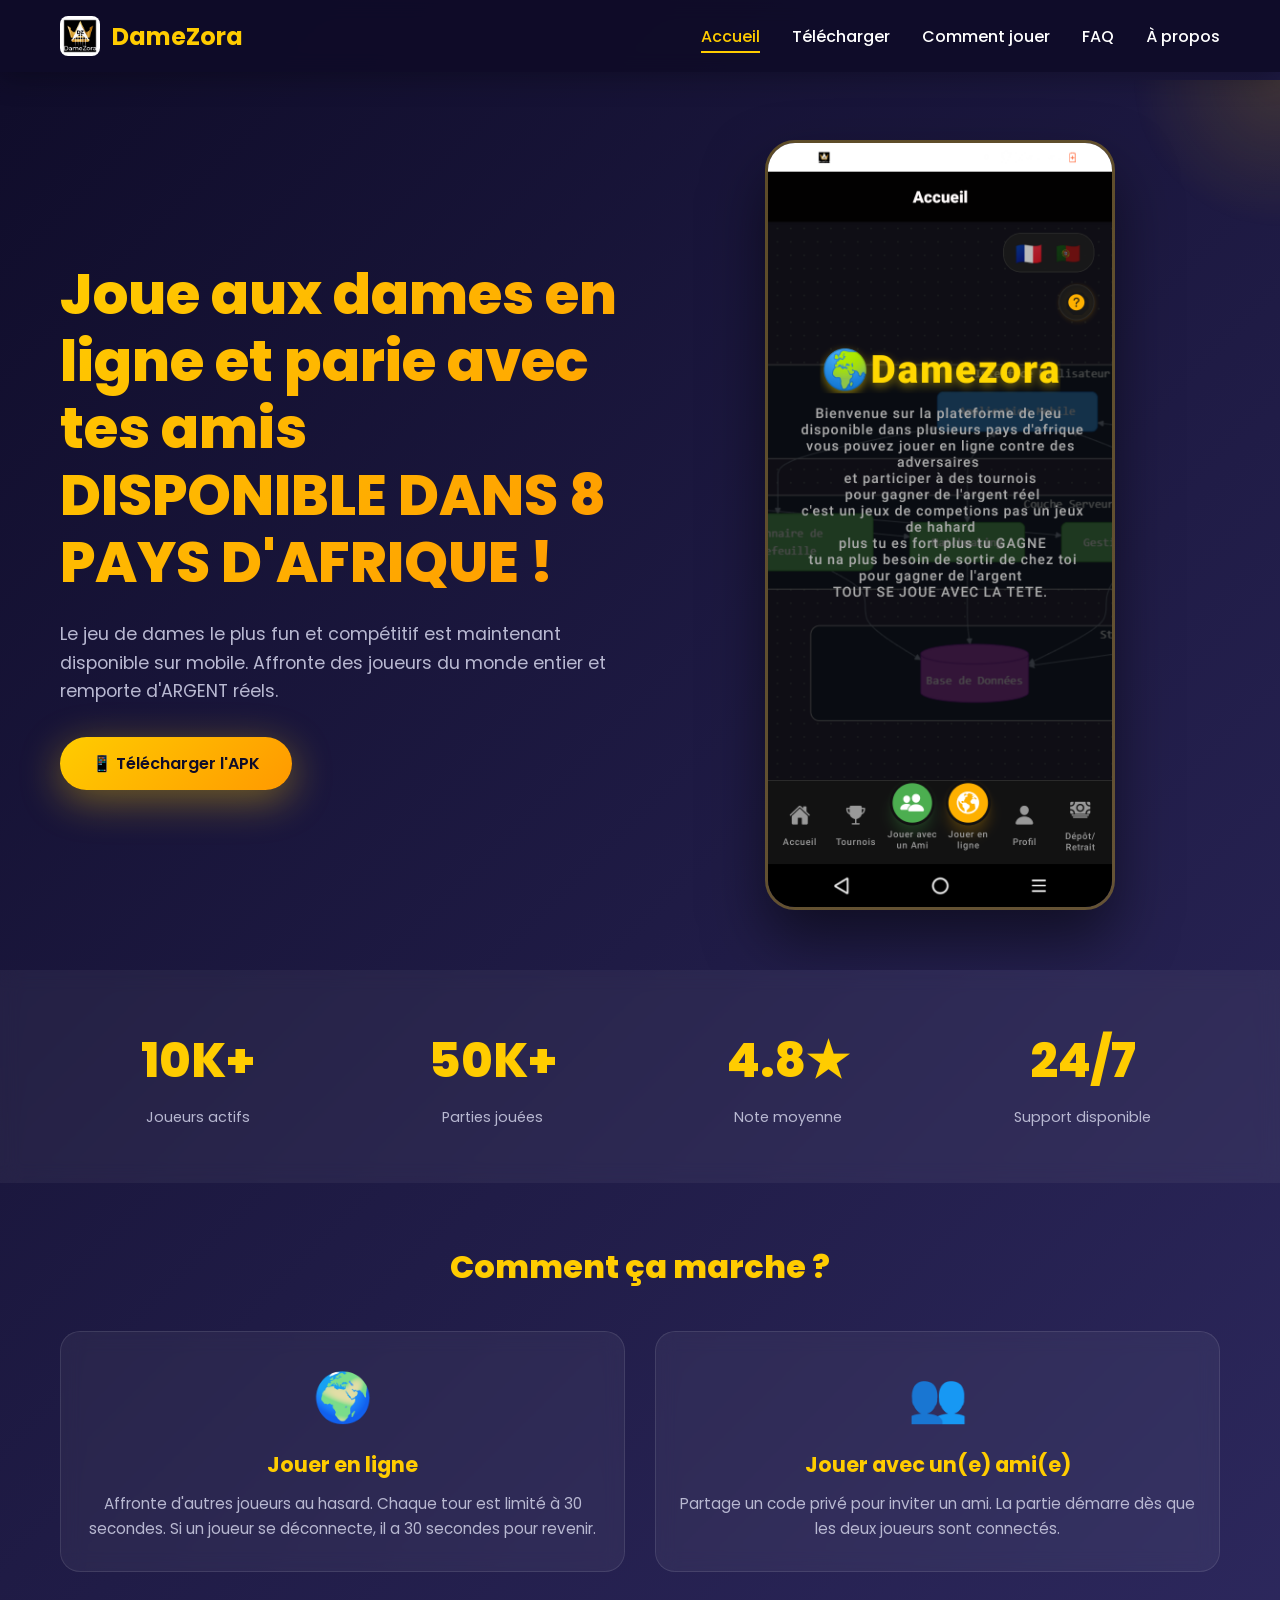
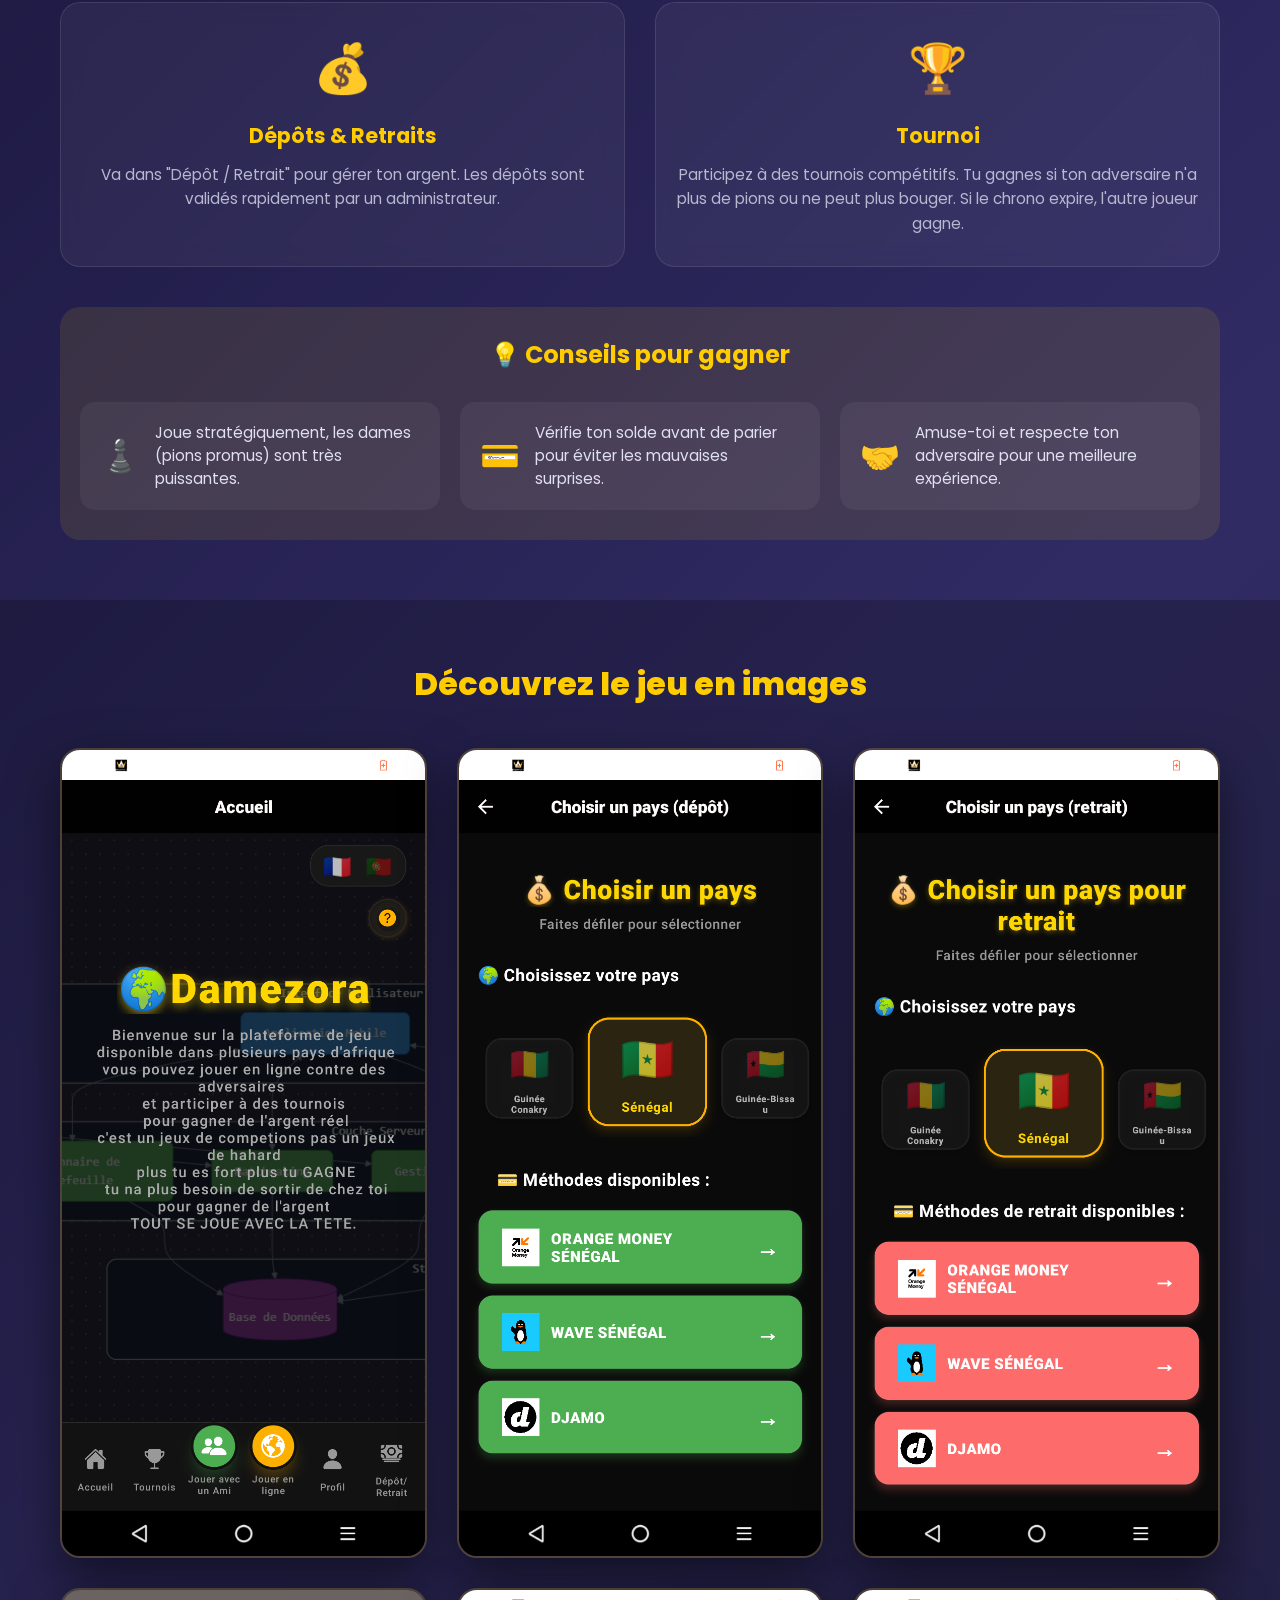
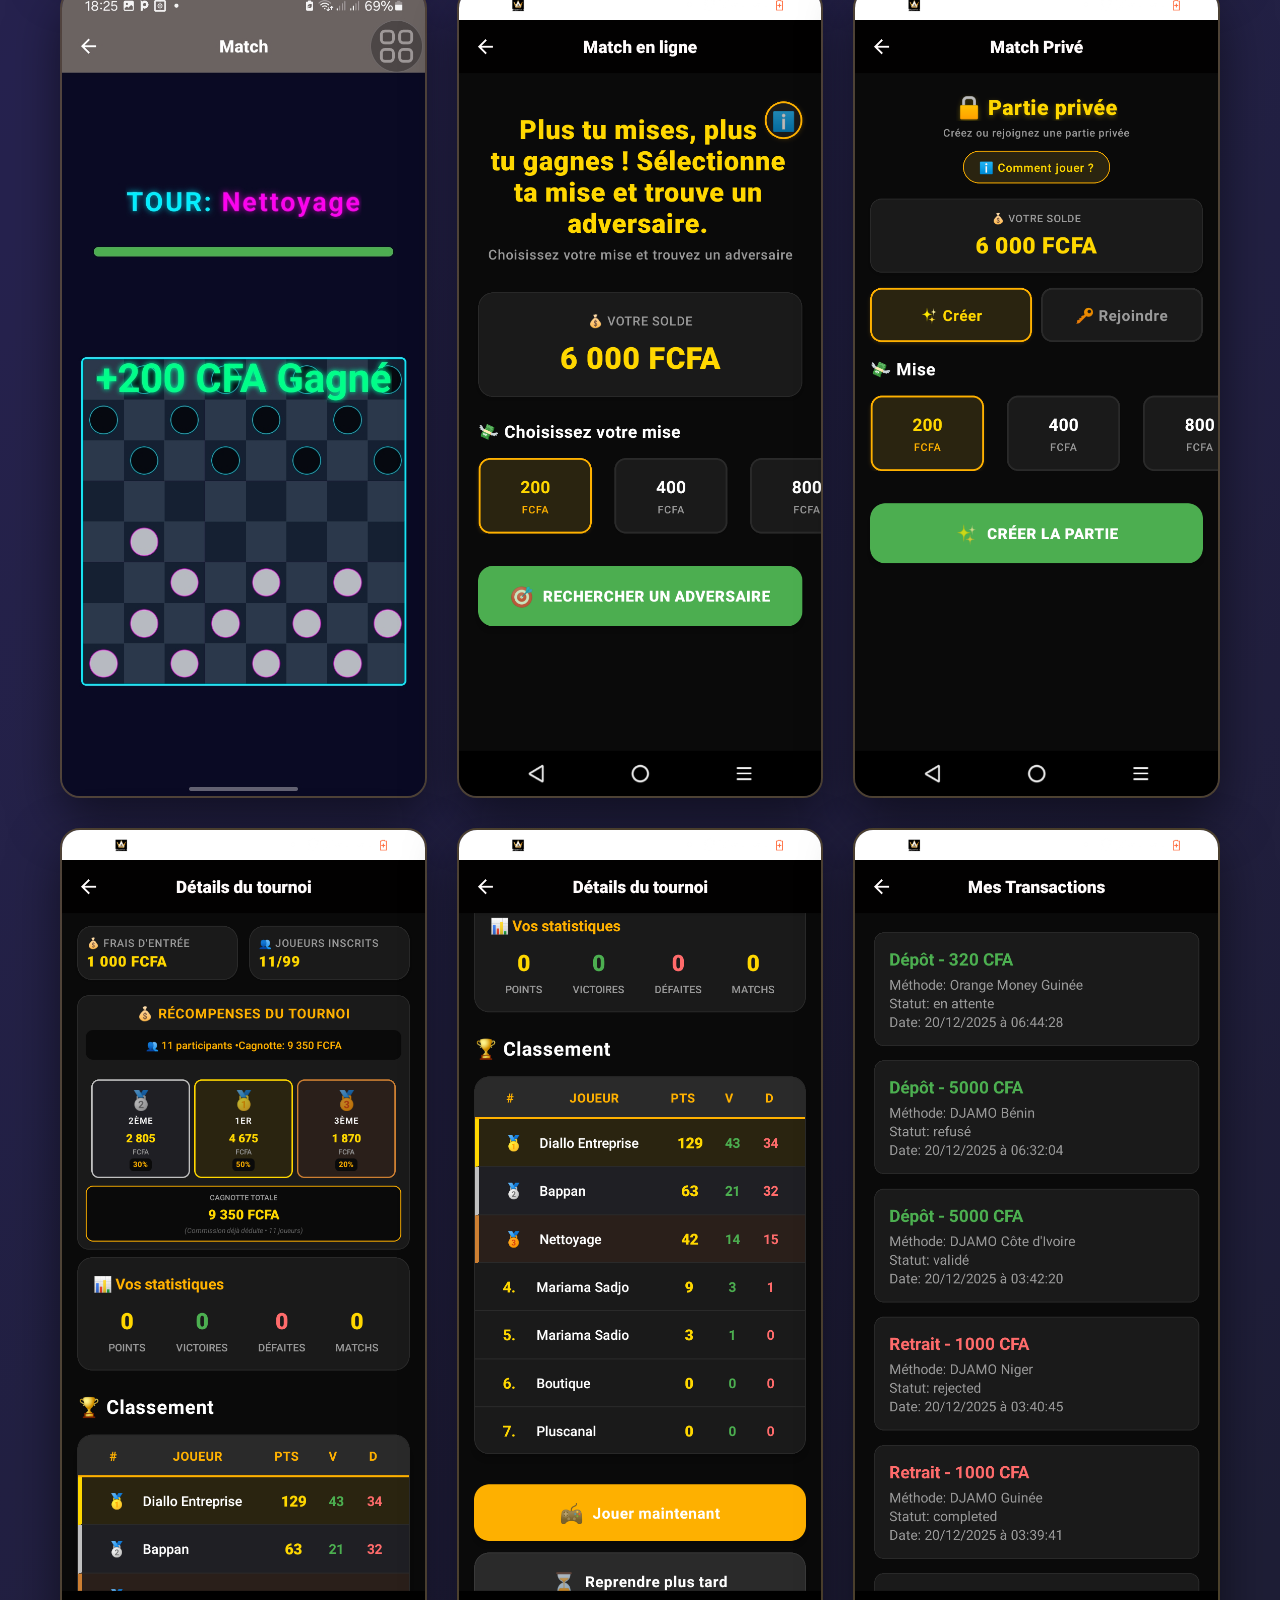
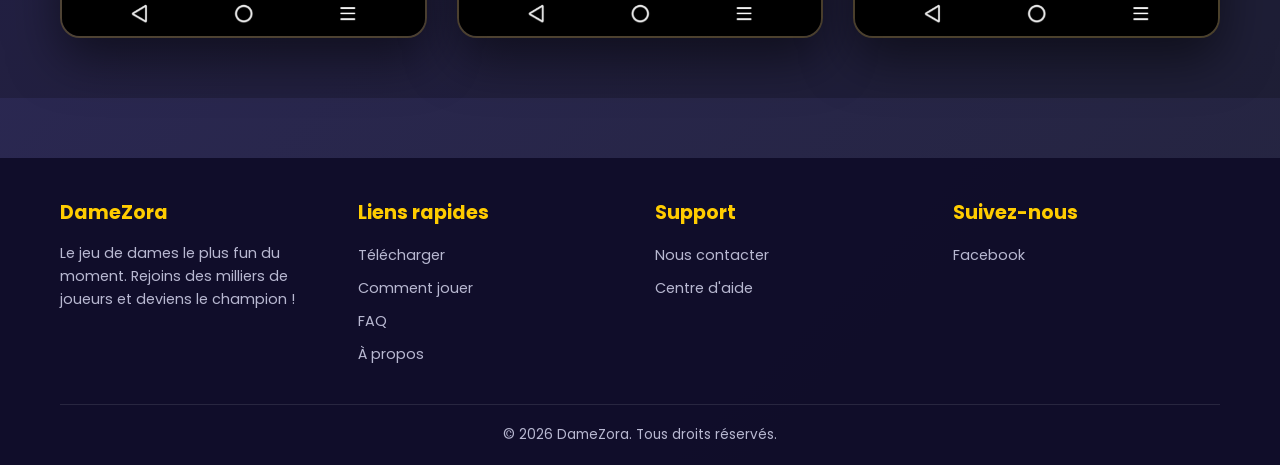
<file: index.html>
<!DOCTYPE html>
<html lang="fr">
<head>
    <!-- OPTIMISATION: Meta charset en premier -->
    <meta charset="UTF-8">
    
    <!-- OPTIMISATION: Viewport optimisé pour mobile -->
    <meta name="viewport" content="width=device-width, initial-scale=1.0, maximum-scale=5.0, user-scalable=yes">
    
    <!-- OPTIMISATION: Meta theme-color pour Android -->
    <meta name="theme-color" content="#0f0c29">
    
    <title>DameZora - Jeu de Dames en Ligne | Parie avec tes Amis | Disponible dans 8 Pays d'Afrique  </title>
    
    <!-- OPTIMISATION: Meta description optimisée SEO -->
    <meta name="description" content="Joue aux dames en ligne sur mobile, parie avec tes amis et gagne de l'argent réel. +10K joueurs actifs. Télécharge DameZora maintenant - Disponible en Afrique de l'Ouest.">
    
    <!-- OPTIMISATION: Meta keywords pour SEO Afrique -->
    <meta name="keywords" content="jeu de dames, dames en ligne, jeu mobile afrique, parier dames, DameZora, jeu argent réel, UEMOA, Sénégal, Côte d'Ivoire, Mali, Burkina Faso">
    
    <!-- OPTIMISATION: Open Graph pour partage social -->
    <meta property="og:title" content="DameZora - Joue aux Dames en Ligne et Gagne de l'Argent">
    <meta property="og:description" content="Le jeu de dames le plus fun d'Afrique. +10K joueurs, paris en argent réel. Télécharge maintenant !">
    <meta property="og:type" content="website">
    <meta property="og:image" content="images/screenshot1.png">
    <meta property="og:url" content="https://www.damezora.com">
    
    <!-- OPTIMISATION: Twitter Card -->
    <meta name="twitter:card" content="summary_large_image">
    <meta name="twitter:title" content="DameZora - Jeu de Dames en Ligne">
    <meta name="twitter:description" content="Joue aux dames, parie et gagne de l'argent réel. +10K joueurs actifs.">
    <meta name="twitter:image" content="images/screenshot1.png">
    
    <!-- OPTIMISATION: Preconnect DNS pour Google Fonts -->
    <link rel="preconnect" href="https://fonts.googleapis.com" crossorigin>
    <link rel="preconnect" href="https://fonts.gstatic.com" crossorigin>
    
    <!-- OPTIMISATION: Police optimisée (swap + weights réduits) -->
    <link href="https://fonts.googleapis.com/css2?family=Poppins:wght@400;600;700;800&display=swap" rel="stylesheet">
    
    <!-- OPTIMISATION: Canonical URL -->
    <link rel="canonical" href="https://www.damezora.com">
    
    <!-- OPTIMISATION: Favicon -->
    <link rel="icon" type="image/png" href="images/logo-placeholder.png">
    
    <!-- OPTIMISATION: Apple touch icon -->
    <link rel="apple-touch-icon" href="images/logo-placeholder.png">
    
    <!-- OPTIMISATION: Manifest pour PWA -->
    <link rel="manifest" href="manifest.json">
    
    <style>
        /* OPTIMISATION: CSS critique inline minifié */
        *{margin:0;padding:0;box-sizing:border-box}
        body{font-family:'Poppins',sans-serif;background:linear-gradient(135deg,#0f0c29 0%,#302b63 50%,#24243e 100%);color:#fff;overflow-x:hidden;-webkit-font-smoothing:antialiased;-moz-osx-font-smoothing:grayscale}
        .container{max-width:1200px;margin:0 auto;padding:0 20px}
        
        /* OPTIMISATION: Navbar optimisée */
        .navbar{background:rgba(15,12,41,.95);backdrop-filter:blur(10px);-webkit-backdrop-filter:blur(10px);padding:1rem 0;position:fixed;width:100%;top:0;z-index:1000;box-shadow:0 4px 30px rgba(0,0,0,.3);will-change:transform}
        .navbar .container{display:flex;justify-content:space-between;align-items:center}
        .nav-brand{display:flex;align-items:center;gap:12px;font-size:1.5rem;font-weight:700;color:#ffcc00}
        .logo{width:40px;height:40px;border-radius:8px}
        .nav-menu{display:flex;list-style:none;gap:2rem}
        .nav-menu a{color:#fff;text-decoration:none;font-weight:500;transition:color .3s ease;position:relative}
        .nav-menu a:hover,.nav-menu a.active{color:#ffcc00}
        .nav-menu a::after{content:'';position:absolute;bottom:-5px;left:0;width:0;height:2px;background:#ffcc00;transition:width .3s ease}
        .nav-menu a:hover::after,.nav-menu a.active::after{width:100%}
        .nav-toggle{display:none;flex-direction:column;gap:4px;background:0 0;border:none;cursor:pointer;-webkit-tap-highlight-color:transparent}
        .nav-toggle span{width:25px;height:3px;background:#ffcc00;border-radius:2px;transition:.3s}
        

/* Correction rapide pour afficher le bouton */
@media (max-width: 767px) {
    .nav-toggle {
        display: flex !important;
    }
    
    .nav-menu {
        display: none;
    }
    
    .nav-menu.active {
        display: flex;
        position: absolute;
        top: 100%;
        left: 0;
        width: 100%;
        background: rgba(15, 12, 41, 0.98);
        flex-direction: column;
        padding: 20px;
    }
}


        /* OPTIMISATION: Hero optimisé mobile-first */
        .hero{margin-top:80px;padding:60px 0;position:relative;overflow:hidden}
        .hero::before{content:'';position:absolute;width:300px;height:300px;background:radial-gradient(circle,rgba(255,204,0,.15) 0%,transparent 70%);top:-150px;right:-150px;border-radius:50%;animation:pulse 4s ease-in-out infinite;will-change:transform,opacity}
        @keyframes pulse{0%,100%{transform:scale(1);opacity:.5}50%{transform:scale(1.1);opacity:.8}}
        .hero .container{display:grid;grid-template-columns:1fr;gap:40px;align-items:center;text-align:center}
        .hero-content{z-index:1}
        .hero-title{font-size:2rem;font-weight:800;line-height:1.2;margin-bottom:1.5rem;background:linear-gradient(135deg,#ffcc00,#ff9900);-webkit-background-clip:text;-webkit-text-fill-color:transparent;background-clip:text}
        .hero-subtitle{font-size:1.1rem;color:#b8b8d1;margin-bottom:2rem;line-height:1.6}
        .download-buttons{display:flex;gap:1rem;flex-wrap:wrap;justify-content:center}
        .btn{padding:14px 32px;border-radius:50px;font-weight:600;font-size:1rem;text-decoration:none;display:inline-flex;align-items:center;gap:10px;transition:transform .3s ease,box-shadow .3s ease;cursor:pointer;border:none;-webkit-tap-highlight-color:transparent}
        .btn-primary{background:linear-gradient(135deg,#ffcc00,#ff9900);color:#0f0c29;box-shadow:0 10px 40px rgba(255,204,0,.4)}
        .btn-primary:active{transform:translateY(-2px);box-shadow:0 12px 45px rgba(255,204,0,.5)}
        .btn-secondary{background:rgba(255,255,255,.1);color:#fff;border:2px solid rgba(255,255,255,.3)}
        .btn-secondary:active{background:rgba(255,255,255,.2);border-color:#ffcc00}
        
        /* OPTIMISATION: Hero image responsive */
        .hero-image{position:relative;animation:float 6s ease-in-out infinite;display:flex;justify-content:center}
        @keyframes float{0%,100%{transform:translateY(0)}50%{transform:translateY(-20px)}}
        .screenshot{width:100%;max-width:350px;height:auto;border-radius:30px;box-shadow:0 30px 60px rgba(0,0,0,.5);border:3px solid rgba(255,204,0,.3)}
        
        /* OPTIMISATION: Stats responsive */
        .stats{padding:40px 0;background:rgba(255,255,255,.05);backdrop-filter:blur(10px);-webkit-backdrop-filter:blur(10px)}
        .stats-grid{display:grid;grid-template-columns:repeat(2,1fr);gap:20px;text-align:center}
        .stat-item{padding:15px}
        .stat-number{font-size:2.5rem;font-weight:800;color:#ffcc00;margin-bottom:10px}
        .stat-label{color:#b8b8d1;font-size:.9rem}
        
        /* OPTIMISATION: Features mobile-first */
        .features{padding:60px 0}
        .section-title{font-size:2rem;font-weight:800;text-align:center;margin-bottom:40px;color:#ffcc00}
        .features-grid{display:grid;grid-template-columns:1fr;gap:20px;margin-bottom:40px}
        .feature-card{background:rgba(255,255,255,.05);backdrop-filter:blur(10px);-webkit-backdrop-filter:blur(10px);border-radius:20px;padding:30px 20px;text-align:center;transition:transform .3s ease,box-shadow .3s ease;border:1px solid rgba(255,255,255,.1);position:relative;overflow:hidden}
        .feature-card::before{content:'';position:absolute;top:0;left:0;width:100%;height:100%;background:linear-gradient(135deg,rgba(255,204,0,.1),transparent);opacity:0;transition:opacity .3s ease}
        .feature-card:active{transform:translateY(-5px);box-shadow:0 15px 40px rgba(255,204,0,.3);border-color:rgba(255,204,0,.5)}
        .feature-card:active::before{opacity:1}
        .feature-icon{font-size:3rem;margin-bottom:15px;position:relative;z-index:1}
        .feature-card h3{font-size:1.3rem;margin-bottom:12px;color:#ffcc00;position:relative;z-index:1}
        .feature-card p{color:#b8b8d1;line-height:1.6;position:relative;z-index:1;font-size:.95rem}
        
        /* OPTIMISATION: Tips responsive */
        .tips-section{background:rgba(255,204,0,.1);border-radius:20px;padding:30px 20px;margin-top:40px}
        .tips-title{text-align:center;color:#ffcc00;font-size:1.5rem;margin-bottom:30px}
        .tips-grid{display:grid;grid-template-columns:1fr;gap:20px}
        .tip-item{display:flex;align-items:center;gap:15px;background:rgba(255,255,255,.05);padding:20px;border-radius:15px;transition:transform .3s ease,background .3s ease}
        .tip-item:active{background:rgba(255,255,255,.1);transform:scale(1.02)}
        .tip-icon{font-size:2rem;flex-shrink:0}
        .tip-item p{color:#e0e0f0;line-height:1.5;font-size:.95rem}
        
        /* OPTIMISATION: Screenshots responsive */
        .screenshots{padding:60px 0;background:rgba(0,0,0,.2)}
        .screenshots-gallery{display:grid;grid-template-columns:1fr;gap:20px;margin-top:30px}
        .screenshot-thumb{width:100%;height:auto;border-radius:20px;box-shadow:0 20px 50px rgba(0,0,0,.5);transition:transform .3s ease,box-shadow .3s ease;border:2px solid rgba(255,204,0,.2)}
        .screenshot-thumb:active{transform:translateY(-5px) scale(1.02);box-shadow:0 25px 60px rgba(255,204,0,.4);border-color:rgba(255,204,0,.6)}
        
        /* OPTIMISATION: Footer responsive */
        .footer{background:rgba(15,12,41,.95);padding:40px 0 20px;margin-top:60px}
        .footer-content{display:grid;grid-template-columns:1fr;gap:30px;margin-bottom:30px}
        .footer-section h4{color:#ffcc00;font-size:1.2rem;margin-bottom:15px}
        .footer-section p{color:#b8b8d1;line-height:1.6;font-size:.9rem}
        .footer-section ul{list-style:none}
        .footer-section ul li{margin-bottom:8px}
        .footer-section a{color:#b8b8d1;text-decoration:none;transition:color .3s ease;font-size:.9rem}
        .footer-section a:active{color:#ffcc00}
        .footer-bottom{text-align:center;padding-top:20px;border-top:1px solid rgba(255,255,255,.1);color:#b8b8d1;font-size:.85rem}
        
        /* OPTIMISATION: Media queries desktop (min-width) */
        @media (min-width:768px){
            .hero .container{grid-template-columns:1fr 1fr;text-align:left}
            .hero-title{font-size:3.5rem}
            .download-buttons{justify-content:flex-start}
            .stats-grid{grid-template-columns:repeat(4,1fr)}
            .stat-number{font-size:3rem}
            .features-grid{grid-template-columns:repeat(2,1fr);gap:30px}
            .tips-grid{grid-template-columns:repeat(3,1fr)}
            .screenshots-gallery{grid-template-columns:repeat(3,1fr);gap:30px}
            .footer-content{grid-template-columns:repeat(2,1fr)}
            .feature-card:hover{transform:translateY(-10px);box-shadow:0 20px 60px rgba(255,204,0,.3)}
            .feature-card:hover::before{opacity:1}
            .btn-primary:hover{transform:translateY(-3px);box-shadow:0 15px 50px rgba(255,204,0,.6)}
            .btn-secondary:hover{background:rgba(255,255,255,.2);border-color:#ffcc00}
            .tip-item:hover{background:rgba(255,255,255,.1);transform:scale(1.05)}
            .screenshot-thumb:hover{transform:translateY(-10px) scale(1.05);box-shadow:0 30px 70px rgba(255,204,0,.4);border-color:rgba(255,204,0,.6)}
            .footer-section a:hover{color:#ffcc00}
        }
        @media (min-width:1024px){
            .footer-content{grid-template-columns:repeat(4,1fr)}
        }
        
        /* OPTIMISATION: Amélioration touch */
        @media (hover:none){
            .btn-primary:hover{transform:none;box-shadow:0 10px 40px rgba(255,204,0,.4)}
            .feature-card:hover{transform:none;box-shadow:none}
            .feature-card:hover::before{opacity:0}
        }
    </style>
</head>
<body>
    <!-- OPTIMISATION: Schema.org JSON-LD pour SEO -->
    <script type="application/ld+json">
    {
        "@context": "https://schema.org",
        "@type": "MobileApplication",
        "name": "DameZora",
        "description": "Jeu de dames en ligne pour mobile avec paris en argent réel",
        "applicationCategory": "GameApplication",
        "operatingSystem": "Android",
        "offers": {
            "@type": "Offer",
            "price": "0",
            "priceCurrency": "XOF"
        },
        "aggregateRating": {
            "@type": "AggregateRating",
            "ratingValue": "4.8",
            "ratingCount": "10000"
        }
    }
    </script>

    <!-- Navigation -->
    <nav class="navbar">
        <div class="container">
            <div class="nav-brand">
                <!-- OPTIMISATION: Lazy loading logo -->
                <img src="images/logo-placeholder.png" alt="Logo DameZora" class="logo" width="40" height="40" loading="eager">
                <span>DameZora</span>
            </div>
            <button class="nav-toggle" id="navToggle" aria-label="Menu de navigation" aria-expanded="false">
                <span></span>
                <span></span>
                <span></span>
            </button>
            <ul class="nav-menu" id="navMenu">
                <li><a href="index.html" class="active">Accueil</a></li>
                <li><a href="pages/telechargement.html">Télécharger</a></li>
                <li><a href="pages/tutoriel.html">Comment jouer</a></li>
                <li><a href="pages/faq.html">FAQ</a></li>
                <li><a href="pages/a-propos.html">À propos</a></li>
            </ul>
        </div>
    </nav>

    <!-- Hero Section -->
    <section class="hero">
        <div class="container">
            <div class="hero-content">
                <h1 class="hero-title">Joue aux dames en ligne et parie avec tes amis DISPONIBLE DANS 8 PAYS D'AFRIQUE !</h1>
                <p class="hero-subtitle">Le jeu de dames le plus fun et compétitif est maintenant disponible sur mobile. Affronte des joueurs du monde entier et remporte d'ARGENT réels.</p>
                <div class="download-buttons">
                    <!-- OPTIMISATION: Download attribute optimisé -->
                  <a href="https://github.com/Abdoulaye15589916/-dames-online-site/releases/download/v1.0.0/DameZora.apk" class="btn btn-primary" target="_blank" rel="noopener noreferrer">
    📱 Télécharger l'APK
</a>
                </div>
            </div>
            <div class="hero-image">
                <!-- OPTIMISATION: Image responsive avec dimensions -->
                <img src="images/screenshot1.png" alt="Capture d'écran du jeu DameZora" class="screenshot" width="400" height="800" loading="eager">
            </div>
        </div>
    </section>

    <!-- Stats Section -->
    <section class="stats">
        <div class="container">
            <div class="stats-grid">
                <div class="stat-item">
                    <div class="stat-number">10K+</div>
                    <div class="stat-label">Joueurs actifs</div>
                </div>
                <div class="stat-item">
                    <div class="stat-number">50K+</div>
                    <div class="stat-label">Parties jouées</div>
                </div>
                <div class="stat-item">
                    <div class="stat-number">4.8★</div>
                    <div class="stat-label">Note moyenne</div>
                </div>
                <div class="stat-item">
                    <div class="stat-number">24/7</div>
                    <div class="stat-label">Support disponible</div>
                </div>
            </div>
        </div>
    </section>

    <!-- Features Section -->
    <section class="features" id="features">
        <div class="container">
            <h2 class="section-title">Comment ça marche ?</h2>
            <div class="features-grid">
                <div class="feature-card">
                    <div class="feature-icon">🌍</div>
                    <h3>Jouer en ligne</h3>
                    <p>Affronte d'autres joueurs au hasard. Chaque tour est limité à 30 secondes. Si un joueur se déconnecte, il a 30 secondes pour revenir.</p>
                </div>
                <div class="feature-card">
                    <div class="feature-icon">👥</div>
                    <h3>Jouer avec un(e) ami(e)</h3>
                    <p>Partage un code privé pour inviter un ami. La partie démarre dès que les deux joueurs sont connectés.</p>
                </div>
                <div class="feature-card">
                    <div class="feature-icon">💰</div>
                    <h3>Dépôts & Retraits</h3>
                    <p>Va dans "Dépôt / Retrait" pour gérer ton argent. Les dépôts sont validés rapidement par un administrateur.</p>
                </div>
                <div class="feature-card">
                    <div class="feature-icon">🏆</div>
                    <h3>Tournoi</h3>
                    <p>Participez à des tournois compétitifs. Tu gagnes si ton adversaire n'a plus de pions ou ne peut plus bouger. Si le chrono expire, l'autre joueur gagne.</p>
                </div>
            </div>
            
            <!-- Conseils -->
            <div class="tips-section">
                <h3 class="tips-title">💡 Conseils pour gagner</h3>
                <div class="tips-grid">
                    <div class="tip-item">
                        <span class="tip-icon">♟️</span>
                        <p>Joue stratégiquement, les dames (pions promus) sont très puissantes.</p>
                    </div>
                    <div class="tip-item">
                        <span class="tip-icon">💳</span>
                        <p>Vérifie ton solde avant de parier pour éviter les mauvaises surprises.</p>
                    </div>
                    <div class="tip-item">
                        <span class="tip-icon">🤝</span>
                        <p>Amuse-toi et respecte ton adversaire pour une meilleure expérience.</p>
                    </div>
                </div>
            </div>
        </div>
    </section>

    <!-- Screenshots Section -->
    <section class="screenshots">
        <div class="container">
            <h2 class="section-title">Découvrez le jeu en images</h2>
            <div class="screenshots-gallery">
                <!-- OPTIMISATION: Lazy loading pour toutes les images -->
                <img src="images/screenshot1.png" alt="Interface principale DameZora" class="screenshot-thumb" width="300" height="600" loading="lazy">
                <img src="images/screenshot2.png" alt="Plateau de jeu DameZora" class="screenshot-thumb" width="300" height="600" loading="lazy">
                <img src="images/screenshot3.png" alt="Mode multijoueur DameZora" class="screenshot-thumb" width="300" height="600" loading="lazy">
                <img src="images/screenshot4.png" alt="Système de paris DameZora" class="screenshot-thumb" width="300" height="600" loading="lazy">
                <img src="images/screenshot5.png" alt="Profil joueur DameZora" class="screenshot-thumb" width="300" height="600" loading="lazy">
                <img src="images/screenshot6.png" alt="Classement DameZora" class="screenshot-thumb" width="300" height="600" loading="lazy">
                <img src="images/screenshot7.png" alt="Dépôt et retrait DameZora" class="screenshot-thumb" width="300" height="600" loading="lazy">
                <img src="images/screenshot8.png" alt="Historique parties DameZora" class="screenshot-thumb" width="300" height="600" loading="lazy">
                <img src="images/screenshot9.png" alt="Paramètres DameZora" class="screenshot-thumb" width="300" height="600" loading="lazy">
            </div>
        </div>
    </section>

    <!-- Footer -->
    <footer class="footer">
        <div class="container">
            <div class="footer-content">
                <div class="footer-section">
                    <h4>DameZora</h4>
                    <p>Le jeu de dames le plus fun du moment. Rejoins des milliers de joueurs et deviens le champion !</p>
                </div>
                <div class="footer-section">
                    <h4>Liens rapides</h4>
                    <ul>
                        <li><a href="pages/telechargement.html">Télécharger</a></li>
                        <li><a href="pages/tutoriel.html">Comment jouer</a></li>
                        <li><a href="pages/faq.html">FAQ</a></li>
                        <li><a href="pages/a-propos.html">À propos</a></li>
                    </ul>
                </div>
                <div class="footer-section">
                    <h4>Support</h4>
                    <ul>
                       <li><a href="mailto:equipedamezora@gmail.com">Nous contacter</a></li>
                        <li><a href="pages/faq.html">Centre d'aide</a></li>
                        <!-- <li><a href="#" rel="noopener">Conditions d'utilisation</a></li>
                        <li><a href="#" rel="noopener">Confidentialité</a></li> -->
                    </ul>
                </div>
                <div class="footer-section">
                    <h4>Suivez-nous</h4>
                    <ul>
                        <li><a href="https://www.facebook.com/profile.php?id=61586585753094" class="social-link">Facebook</a></li>
                        <!-- <li><a href="#" rel="noopener">📷 Instagram</a></li>
                        <li><a href="#" rel="noopener">🐦 Twitter</a></li>
                        <li><a href="#" rel="noopener">📺 YouTube</a></li> -->
                    </ul>
                </div>
            </div>
            <div class="footer-bottom">
                <p>&copy; 2026 DameZora. Tous droits réservés.</p>
            </div>
        </div>
    </footer>

    <!-- OPTIMISATION: JavaScript optimisé et minifié -->
    <script>
        // OPTIMISATION: Navigation mobile optimisée
        (function() {
            const navToggle = document.getElementById('navToggle');
            const navMenu = document.getElementById('navMenu');
            
            navToggle.addEventListener('click', function() {
                const isActive = navMenu.classList.toggle('active');
                this.setAttribute('aria-expanded', isActive);
            }, {passive: true});

            // OPTIMISATION: Smooth scrolling optimisé
            document.addEventListener('click', function(e) {
                const anchor = e.target.closest('a[href^="#"]');
                if (!anchor) return;
                
                const href = anchor.getAttribute('href');
                if (href === '#') return;
                
                const target = document.querySelector(href);
                if (target) {
                    e.preventDefault();
                    target.scrollIntoView({
                        behavior: 'smooth',
                        block: 'start'
                    });
                    navMenu.classList.remove('active');
                    navToggle.setAttribute('aria-expanded', 'false');
                }
            }, {passive: false});

            // OPTIMISATION: Intersection Observer optimisé pour animations
            if ('IntersectionObserver' in window) {
                const observerOptions = {
                    threshold: 0.1,
                    rootMargin: '0px 0px -50px 0px'
                };

                const observer = new IntersectionObserver(function(entries) {
                    entries.forEach(function(entry) {
                        if (entry.isIntersecting) {
                            entry.target.style.opacity = '1';
                            entry.target.style.transform = 'translateY(0)';
                            observer.unobserve(entry.target);
                        }
                    });
                }, observerOptions);

                // OPTIMISATION: Sélection optimisée
                const animElements = document.querySelectorAll('.feature-card, .tip-item, .screenshot-thumb');
                animElements.forEach(function(el) {
                    el.style.opacity = '0';
                    el.style.transform = 'translateY(30px)';
                    el.style.transition = 'opacity 0.6s ease, transform 0.6s ease';
                    observer.observe(el);
                });
            }

            // OPTIMISATION: Préchargement des pages importantes
            if ('requestIdleCallback' in window) {
                requestIdleCallback(function() {
                    const linksToPrefetch = [
                        'pages/telechargement.html',
                        'pages/tutoriel.html'
                    ];
                    
                    linksToPrefetch.forEach(function(url) {
                        const link = document.createElement('link');
                        link.rel = 'prefetch';
                        link.href = url;
                        document.head.appendChild(link);
                    });
                });
            }
        })();
    </script>
</body>
</html>
</file>
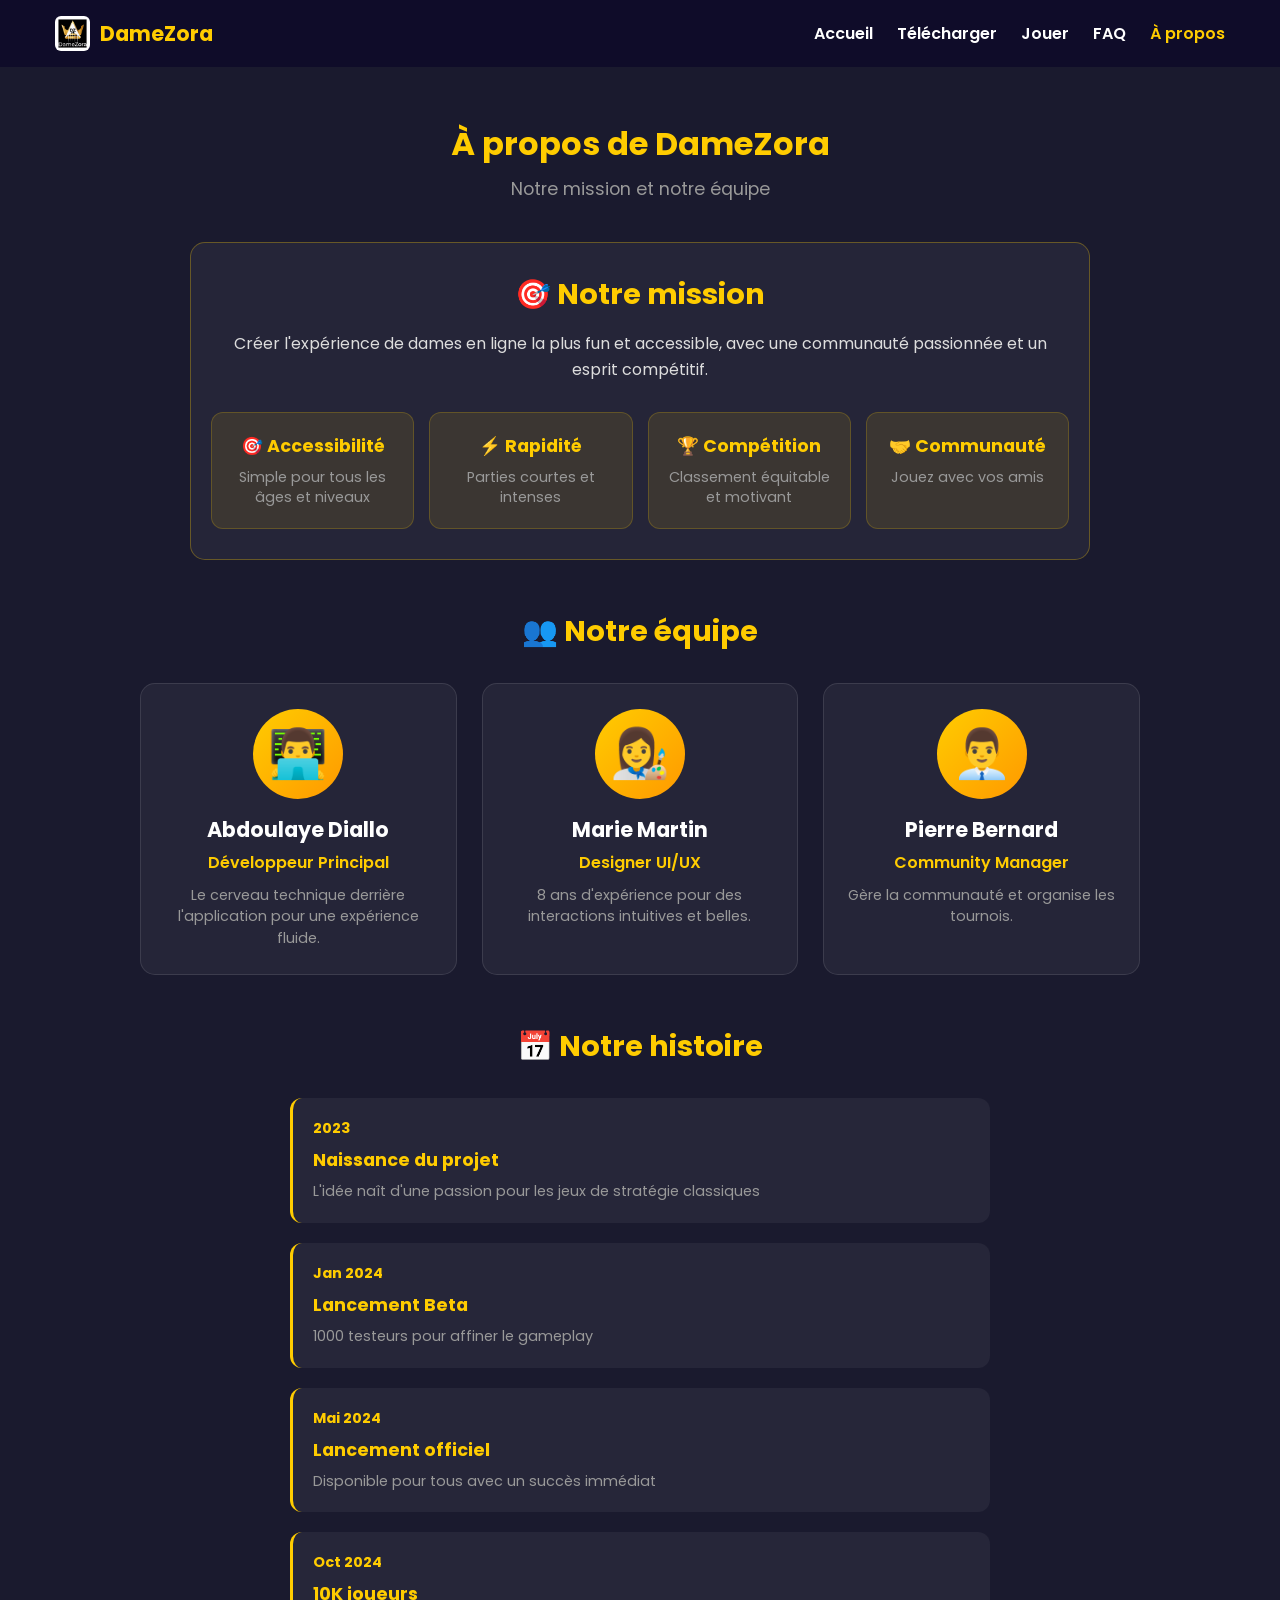
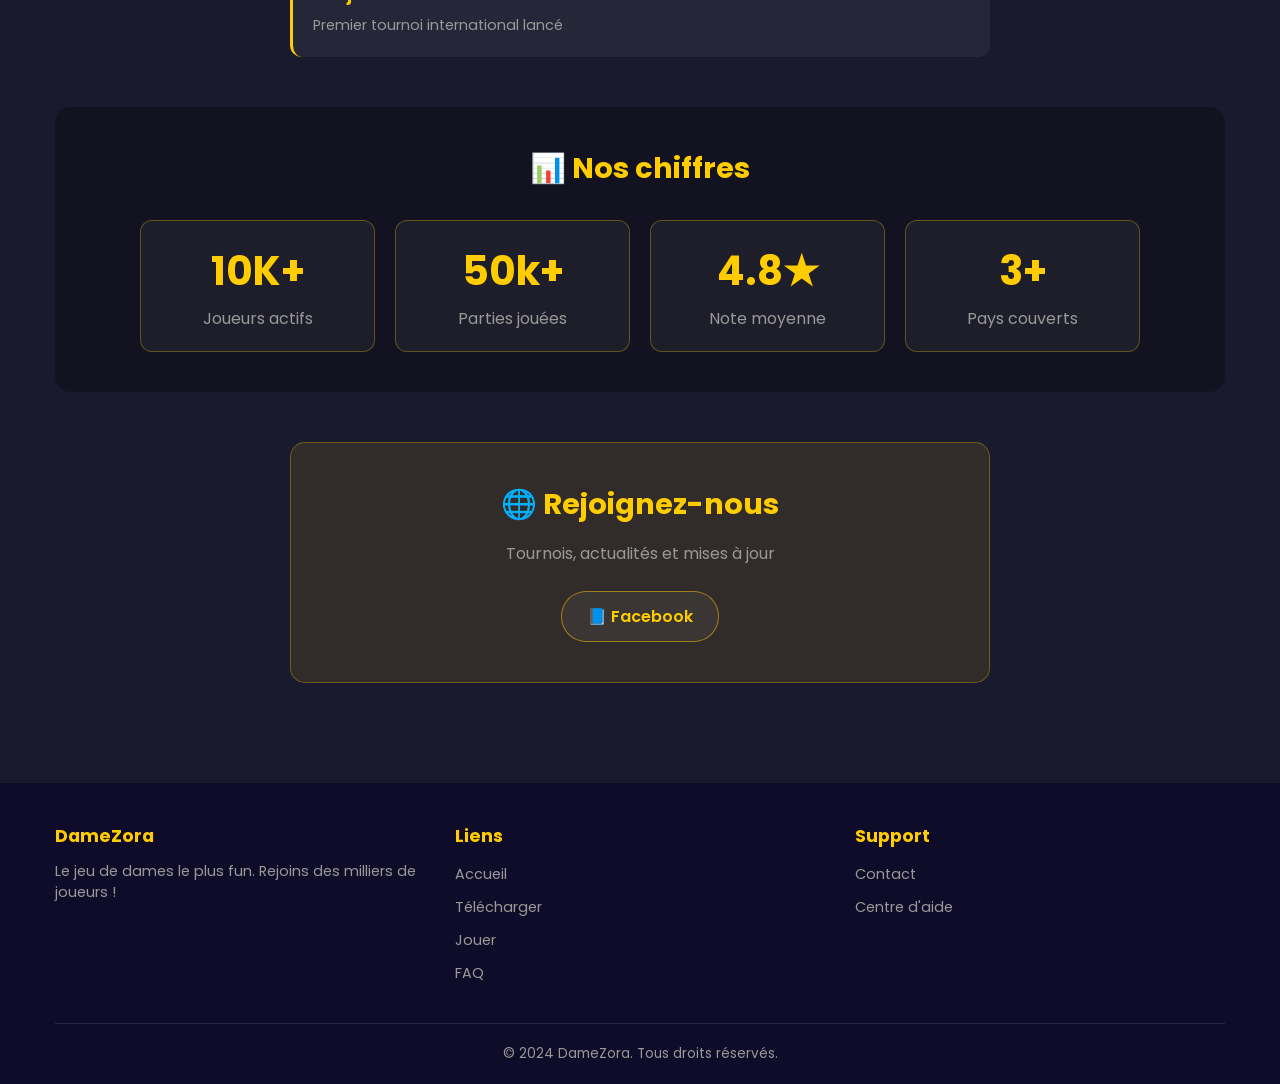
<file: pages/a-propos.html>
<!DOCTYPE html>
<html lang="fr">
<head>
<meta charset="UTF-8">
<meta name="viewport" content="width=device-width,initial-scale=1,maximum-scale=1,user-scalable=no">
<title>À propos - DameZora</title>
<link href="https://fonts.googleapis.com/css2?family=Poppins:wght@400;600;700&display=swap" rel="stylesheet">
<style>
*{margin:0;padding:0;box-sizing:border-box}body{font-family:Poppins,sans-serif;background:#1a1a2e;color:#fff}.container{max-width:1200px;margin:0 auto;padding:0 15px}.navbar{background:#0f0c29;padding:1rem 0;position:fixed;width:100%;top:0;z-index:100}.navbar .container{display:flex;justify-content:space-between;align-items:center}.nav-brand{display:flex;align-items:center;gap:10px;font-size:1.3rem;font-weight:700;color:#fc0}.logo{width:35px;height:35px;border-radius:6px}.nav-menu{display:flex;list-style:none;gap:1.5rem}.nav-menu a{color:#fff;text-decoration:none;font-weight:600;transition:.3s}.nav-menu a:hover,.nav-menu a.active{color:#fc0}.nav-toggle{display:none;flex-direction:column;gap:3px;background:0 0;border:0;cursor:pointer}.nav-toggle span{width:22px;height:2px;background:#fc0;border-radius:2px}.about-page{margin-top:80px;padding:40px 0}.page-title{font-size:2rem;font-weight:700;text-align:center;margin-bottom:.5rem;color:#fc0}.page-subtitle{font-size:1.1rem;text-align:center;color:#999;margin-bottom:40px}.mission-section{max-width:900px;margin:0 auto 50px;background:rgba(255,255,255,.05);padding:30px 20px;border-radius:15px;border:1px solid rgba(255,204,0,.3)}.mission-section h2{font-size:1.8rem;color:#fc0;margin-bottom:15px;text-align:center}.mission-section>p{color:#ddd;font-size:1rem;line-height:1.6;text-align:center;margin-bottom:30px}.values{display:grid;grid-template-columns:repeat(auto-fit,minmax(200px,1fr));gap:15px}.value-item{background:rgba(255,204,0,.1);padding:20px 15px;border-radius:12px;text-align:center;border:1px solid rgba(255,204,0,.2)}.value-item h3{font-size:1.1rem;margin-bottom:8px;color:#fc0}.value-item p{color:#999;line-height:1.4;font-size:.9rem}.team-section{margin-bottom:50px}.team-section h2{font-size:1.8rem;color:#fc0;text-align:center;margin-bottom:30px}.team-grid{display:grid;grid-template-columns:repeat(auto-fit,minmax(250px,1fr));gap:25px;max-width:1000px;margin:0 auto}.team-member{background:rgba(255,255,255,.05);padding:25px 20px;border-radius:15px;text-align:center;border:1px solid rgba(255,255,255,.1)}.member-avatar{width:90px;height:90px;background:linear-gradient(135deg,#fc0,#f90);border-radius:50%;display:flex;align-items:center;justify-content:center;font-size:3rem;margin:0 auto 15px}.team-member h3{font-size:1.3rem;color:#fff;margin-bottom:5px}.member-role{color:#fc0;font-weight:600;font-size:1rem;margin-bottom:10px}.team-member p:last-child{color:#999;line-height:1.5;font-size:.9rem}.stats-section{background:rgba(0,0,0,.3);padding:40px 20px;border-radius:15px;margin-bottom:50px}.stats-section h2{font-size:1.8rem;color:#fc0;text-align:center;margin-bottom:30px}.stats-grid{display:grid;grid-template-columns:repeat(auto-fit,minmax(150px,1fr));gap:20px;max-width:1000px;margin:0 auto}.stat-item{text-align:center;padding:20px 15px;background:rgba(255,255,255,.05);border-radius:12px;border:1px solid rgba(255,204,0,.3)}.stat-item h3{font-size:2.5rem;font-weight:700;color:#fc0;margin-bottom:5px}.stat-item p{color:#999;font-size:1rem}.timeline-section{margin-bottom:50px}.timeline-section h2{font-size:1.8rem;color:#fc0;text-align:center;margin-bottom:30px}.timeline{max-width:700px;margin:0 auto}.timeline-item{background:rgba(255,255,255,.05);padding:20px;border-radius:12px;margin-bottom:20px;border-left:3px solid #fc0}.timeline-date{color:#fc0;font-weight:700;font-size:.9rem;margin-bottom:8px}.timeline-content h3{color:#fc0;margin-bottom:8px;font-size:1.1rem}.timeline-content p{color:#999;line-height:1.5;font-size:.9rem}.social-section{max-width:700px;margin:0 auto;text-align:center;background:rgba(255,204,0,.1);padding:40px 20px;border-radius:15px;border:1px solid rgba(255,204,0,.3)}.social-section h2{font-size:1.8rem;color:#fc0;margin-bottom:15px}.social-section>p{color:#999;font-size:1rem;margin-bottom:25px}.social-links{display:flex;justify-content:center;flex-wrap:wrap;gap:12px}.social-link{padding:12px 25px;background:rgba(255,255,255,.05);border:1px solid rgba(255,204,0,.5);border-radius:25px;color:#fc0;text-decoration:none;font-weight:600;font-size:1rem;transition:.3s}.social-link:hover{background:rgba(255,204,0,.2)}.footer{background:#0f0c29;padding:40px 0 20px;margin-top:60px}.footer-content{display:grid;grid-template-columns:repeat(auto-fit,minmax(200px,1fr));gap:30px;margin-bottom:30px}.footer-section h4{color:#fc0;font-size:1.1rem;margin-bottom:12px}.footer-section p,.footer-section a{color:#999;line-height:1.5;font-size:.9rem}.footer-section ul{list-style:none}.footer-section ul li{margin-bottom:8px}.footer-section a{text-decoration:none;transition:.3s}.footer-section a:hover{color:#fc0}.footer-bottom{text-align:center;padding-top:20px;border-top:1px solid rgba(255,255,255,.1);color:#999;font-size:.85rem}@media(max-width:768px){.page-title{font-size:1.6rem}.mission-section,.social-section,.stats-section{padding:25px 15px}.nav-menu{display:none;position:absolute;top:60px;left:0;width:100%;background:#0f0c29;flex-direction:column;padding:15px}.nav-menu.active{display:flex}.nav-menu li{padding:12px 0;border-bottom:1px solid rgba(255,255,255,.1)}.nav-toggle{display:flex}}@media(max-width:480px){.page-title{font-size:1.4rem}.stat-item h3{font-size:2rem}.values{grid-template-columns:1fr}}
</style>
</head>
<body>
<nav class="navbar">
<div class="container">
<div class="nav-brand">
<img src="../images/logo-placeholder.png" alt="Logo" class="logo">
<span>DameZora</span>
</div>
<button class="nav-toggle" id="t">
<span></span><span></span><span></span>
</button>
<ul class="nav-menu" id="m">
<li><a href="../index.html">Accueil</a></li>
<li><a href="telechargement.html">Télécharger</a></li>
<li><a href="tutoriel.html">Jouer</a></li>
<li><a href="faq.html">FAQ</a></li>
<li><a href="a-propos.html" class="active">À propos</a></li>
</ul>
</div>
</nav>

<section class="about-page">
<div class="container">
<h1 class="page-title">À propos de DameZora</h1>
<p class="page-subtitle">Notre mission et notre équipe</p>

<div class="mission-section">
<h2>🎯 Notre mission</h2>
<p>Créer l'expérience de dames en ligne la plus fun et accessible, avec une communauté passionnée et un esprit compétitif.</p>

<div class="values">
<div class="value-item">
<h3>🎯 Accessibilité</h3>
<p>Simple pour tous les âges et niveaux</p>
</div>
<div class="value-item">
<h3>⚡ Rapidité</h3>
<p>Parties courtes et intenses</p>
</div>
<div class="value-item">
<h3>🏆 Compétition</h3>
<p>Classement équitable et motivant</p>
</div>
<div class="value-item">
<h3>🤝 Communauté</h3>
<p>Jouez avec vos amis</p>
</div>
</div>
</div>

<div class="team-section">
<h2>👥 Notre équipe</h2>
<div class="team-grid">
<div class="team-member">
<div class="member-avatar">👨‍💻</div>
<h3>Abdoulaye Diallo</h3>
<p class="member-role">Développeur Principal</p>
<p>Le cerveau technique derrière l'application pour une expérience fluide.</p>
</div>
<div class="team-member">
<div class="member-avatar">👩‍🎨</div>
<h3>Marie Martin</h3>
<p class="member-role">Designer UI/UX</p>
<p>8 ans d'expérience pour des interactions intuitives et belles.</p>
</div>
<div class="team-member">
<div class="member-avatar">👨‍💼</div>
<h3>Pierre Bernard</h3>
<p class="member-role">Community Manager</p>
<p>Gère la communauté et organise les tournois.</p>
</div>
</div>
</div>

<div class="timeline-section">
<h2>📅 Notre histoire</h2>
<div class="timeline">
<div class="timeline-item">
<div class="timeline-date">2023</div>
<div class="timeline-content">
<h3>Naissance du projet</h3>
<p>L'idée naît d'une passion pour les jeux de stratégie classiques</p>
</div>
</div>
<div class="timeline-item">
<div class="timeline-date">Jan 2024</div>
<div class="timeline-content">
<h3>Lancement Beta</h3>
<p>1000 testeurs pour affiner le gameplay</p>
</div>
</div>
<div class="timeline-item">
<div class="timeline-date">Mai 2024</div>
<div class="timeline-content">
<h3>Lancement officiel</h3>
<p>Disponible pour tous avec un succès immédiat</p>
</div>
</div>
<div class="timeline-item">
<div class="timeline-date">Oct 2024</div>
<div class="timeline-content">
<h3>10K joueurs</h3>
<p>Premier tournoi international lancé</p>
</div>
</div>
</div>
</div>

<div class="stats-section">
<h2>📊 Nos chiffres</h2>
<div class="stats-grid">
<div class="stat-item">
<h3>10K+</h3>
<p>Joueurs actifs</p>
</div>
<div class="stat-item">
<h3>50k+</h3>
<p>Parties jouées</p>
</div>
<div class="stat-item">
<h3>4.8★</h3>
<p>Note moyenne</p>
</div>
<div class="stat-item">
<h3>3+</h3>
<p>Pays couverts</p>
</div>
</div>
</div>

<div class="social-section">
<h2>🌐 Rejoignez-nous</h2>
<p>Tournois, actualités et mises à jour</p>
<div class="social-links">
<a href="https://www.facebook.com/profile.php?id=61586585753094" class="social-link">📘 Facebook</a>
<!-- <a href="#" class="social-link">🐦 Twitter</a>
<a href="#" class="social-link">📷 Instagram</a>
<a href="#" class="social-link">🎮 Discord</a>
<a href="#" class="social-link">📺 YouTube</a> -->
</div>
</div>
</div>
</section>

<footer class="footer">
<div class="container">
<div class="footer-content">
<div class="footer-section">
<h4>DameZora</h4>
<p>Le jeu de dames le plus fun. Rejoins des milliers de joueurs !</p>
</div>
<div class="footer-section">
<h4>Liens</h4>
<ul>
<li><a href="../index.html">Accueil</a></li>
<li><a href="telechargement.html">Télécharger</a></li>
<li><a href="tutoriel.html">Jouer</a></li>
<li><a href="faq.html">FAQ</a></li>
</ul>
</div>
<div class="footer-section">
<h4>Support</h4>
<ul>
<li><a href="mailto:equipedamezora@gmail.com">Contact</a></li>
<li><a href="faq.html">Centre d'aide</a></li>
<!-- <li><a href="#">Conditions</a></li> -->
</ul>
</div>
</div>
<div class="footer-bottom">
<p>&copy; 2024 DameZora. Tous droits réservés.</p>
</div>
</div>
</footer>

<script>
t.onclick=()=>m.classList.toggle('active');
</script>
</body>
</html>
</file>
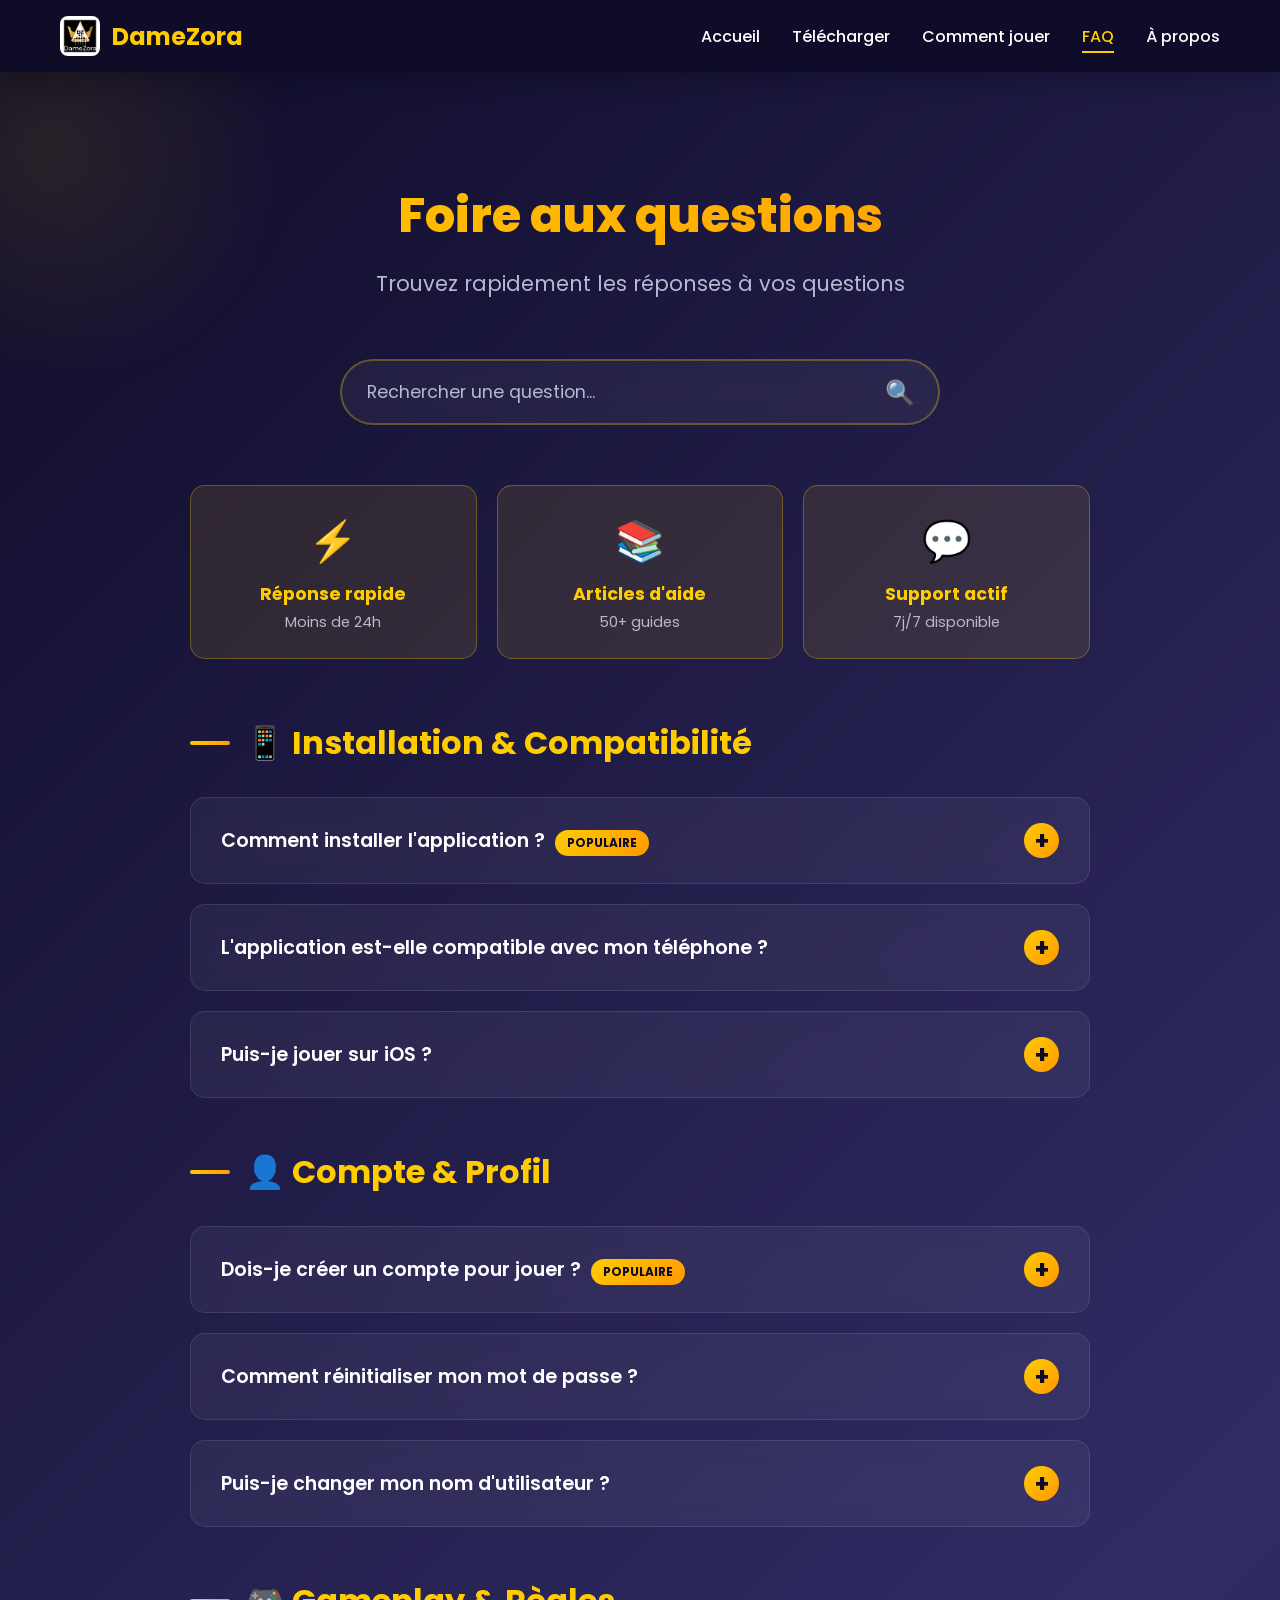
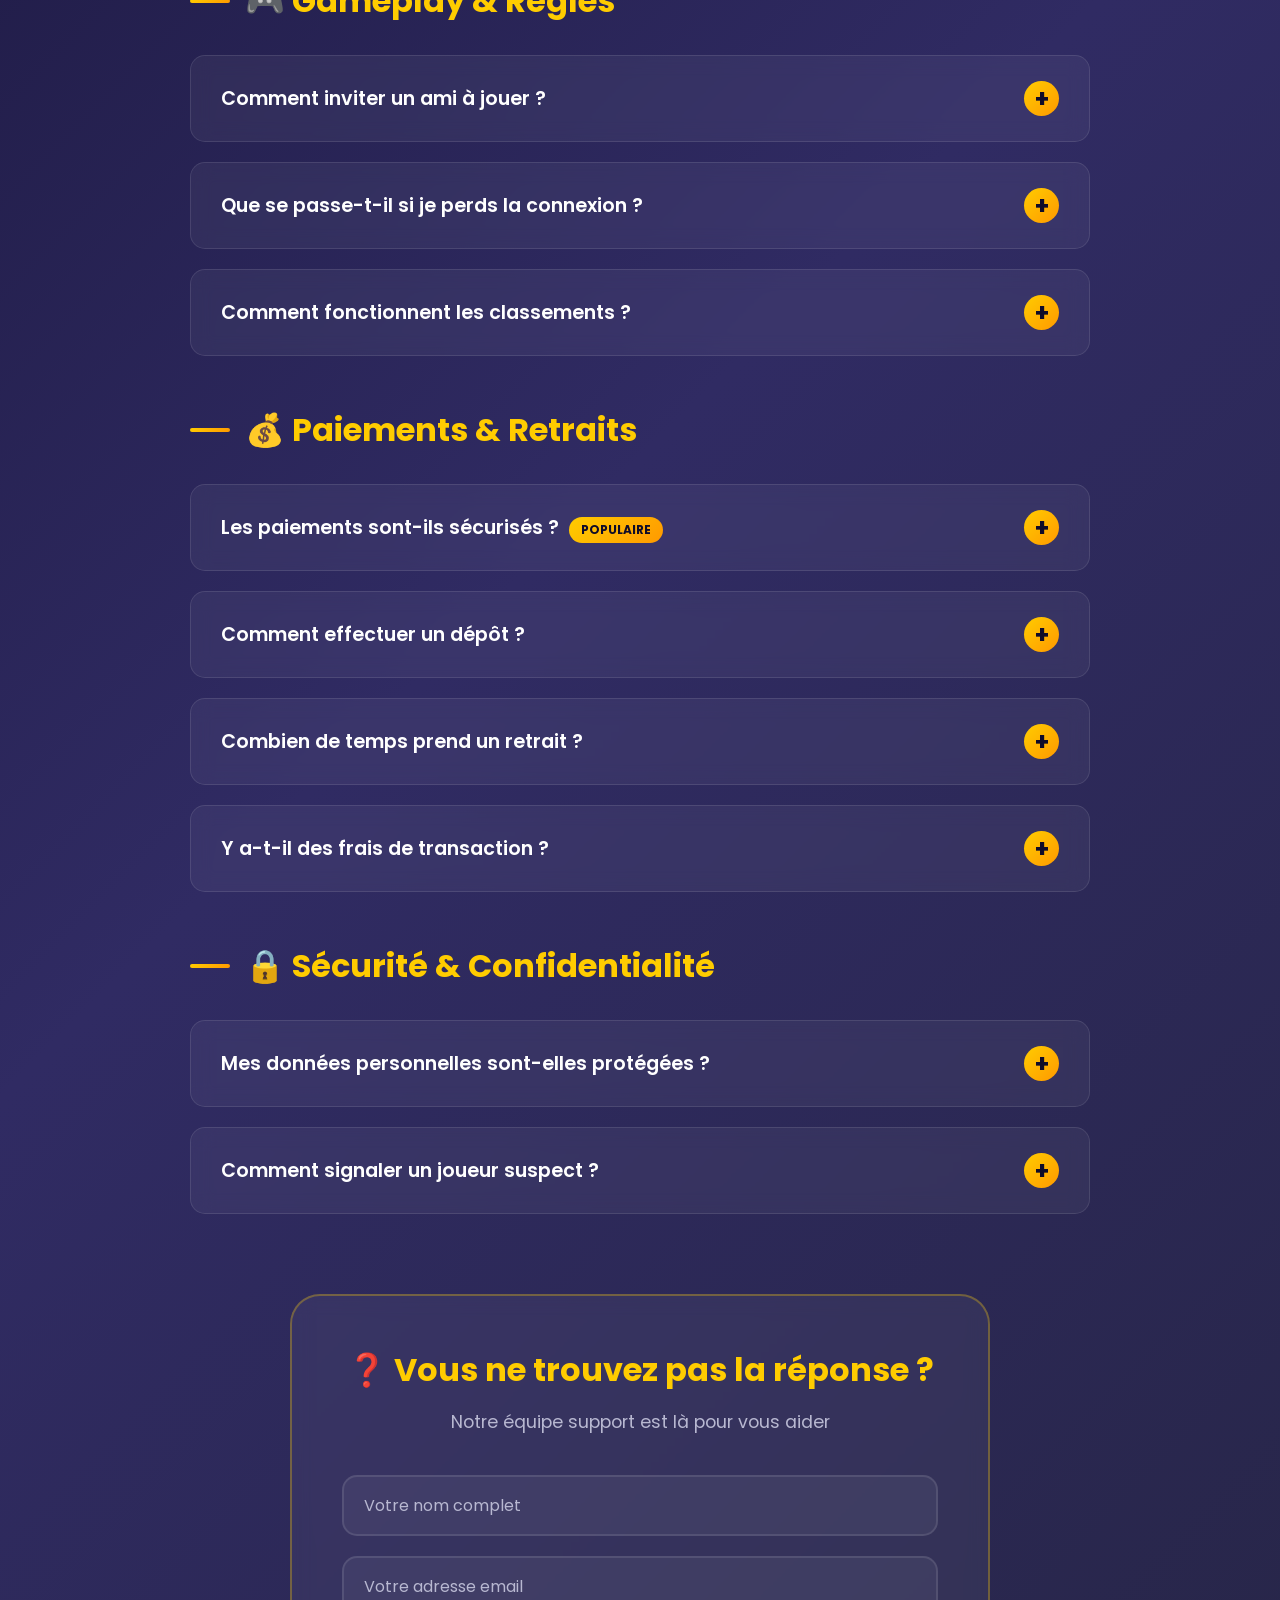
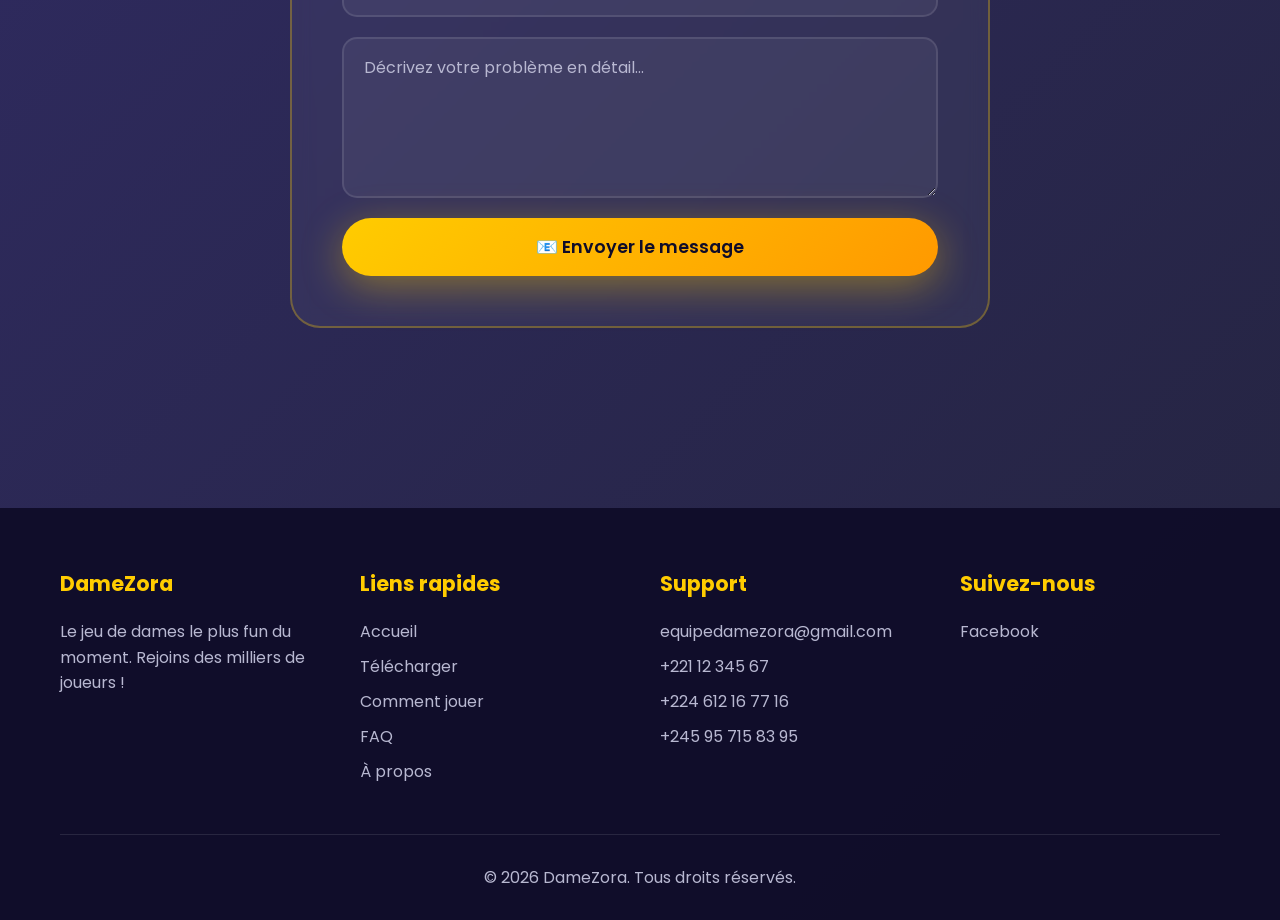
<file: pages/faq.html>
<!DOCTYPE html>
<html lang="fr">
<head>
    <!-- OPTIMISATION: Métadonnées prioritaires en premier -->
    <meta charset="UTF-8">
    <meta name="viewport" content="width=device-width, initial-scale=1.0, maximum-scale=5.0">
    
    <!-- OPTIMISATION: Titre et description SEO optimisés -->
    <title>FAQ DameZora - Questions Fréquentes sur le Jeu de Dames en Ligne</title>
    <meta name="description" content="Réponses aux questions sur DameZora : installation Android, création de compte, paiements sécurisés Orange Money/Wave, classements ELO. Support 24/7.">
    
    <!-- OPTIMISATION: SEO avancé -->
    <meta name="keywords" content="damezora faq, installation damezora, paiement orange money, retrait wave, jeu dames android, support damezora">
    <link rel="canonical" href="https://damezora.com/pages/faq.html">
    <meta name="robots" content="index, follow">
    <meta name="author" content="DameZora">
    
    <!-- OPTIMISATION: Open Graph pour partage social -->
    <meta property="og:title" content="FAQ DameZora - Toutes vos questions sur le jeu">
    <meta property="og:description" content="Installation, compte, paiements, règles - trouvez toutes les réponses sur DameZora">
    <meta property="og:type" content="website">
    <meta property="og:url" content="https://damezora.com/pages/faq.html">
    <meta property="og:image" content="https://damezora.com/images/faq-og.jpg">
    
    <!-- OPTIMISATION: Twitter Card -->
    <meta name="twitter:card" content="summary_large_image">
    <meta name="twitter:title" content="FAQ DameZora">
    <meta name="twitter:description" content="Réponses à toutes vos questions sur DameZora">
    
    <!-- OPTIMISATION: Favicon optimisé -->
    <link rel="icon" type="image/png" sizes="32x32" href="../images/favicon-32x32.png">
    <link rel="apple-touch-icon" sizes="180x180" href="../images/apple-touch-icon.png">
    
    <!-- OPTIMISATION: Preconnect pour fonts Google -->
    <link rel="preconnect" href="https://fonts.googleapis.com" crossorigin>
    <link rel="preconnect" href="https://fonts.gstatic.com" crossorigin>
    
    <!-- OPTIMISATION: Font Google optimisée (display=swap + subset latin) -->
    <link href="https://fonts.googleapis.com/css2?family=Poppins:wght@300;400;600;700;800&display=swap&subset=latin" rel="stylesheet">
    
    <!-- OPTIMISATION: Structured Data pour FAQ (SEO) -->
    <script type="application/ld+json">
    {
      "@context": "https://schema.org",
      "@type": "FAQPage",
      "mainEntity": [{
        "@type": "Question",
        "name": "Comment installer l'application DameZora ?",
        "acceptedAnswer": {
          "@type": "Answer",
          "text": "Téléchargez le fichier APK depuis notre page de téléchargement. Autorisez l'installation depuis des sources inconnues dans vos paramètres Android (Paramètres > Sécurité > Sources inconnues). Ouvrez le fichier APK téléchargé et suivez les instructions. L'installation prend moins de 2 minutes."
        }
      },{
        "@type": "Question",
        "name": "Les paiements sont-ils sécurisés ?",
        "acceptedAnswer": {
          "@type": "Answer",
          "text": "Oui, tous les paiements sont sécurisés via des plateformes certifiées PCI-DSS. Nous utilisons le cryptage SSL 256-bit pour protéger vos données bancaires."
        }
      },{
        "@type": "Question",
        "name": "Dois-je créer un compte pour jouer ?",
        "acceptedAnswer": {
          "@type": "Answer",
          "text": "Oui, un compte est nécessaire pour sauvegarder vos progrès, vos statistiques, votre classement et jouer contre d'autres joueurs. L'inscription est gratuite et rapide."
        }
      }]
    }
    </script>
    
    <style>
        /* OPTIMISATION: Reset CSS minimal */
        *{margin:0;padding:0;box-sizing:border-box}
        
        /* OPTIMISATION: Variables CSS pour maintenance */
        :root{
            --color-primary:#ffcc00;
            --color-secondary:#ff9900;
            --color-bg-dark:#0f0c29;
            --color-bg-medium:#302b63;
            --color-text-light:#b8b8d1;
            --gradient-primary:linear-gradient(135deg,#ffcc00,#ff9900);
            --gradient-bg:linear-gradient(135deg,#0f0c29 0%,#302b63 50%,#24243e 100%);
        }

        body{
            font-family:'Poppins',sans-serif;
            background:var(--gradient-bg);
            color:#fff;
            overflow-x:hidden;
            /* OPTIMISATION: Smooth scroll */
            scroll-behavior:smooth;
            /* OPTIMISATION: Amélioration rendu texte mobile */
            -webkit-font-smoothing:antialiased;
            -moz-osx-font-smoothing:grayscale;
        }

        .container{
            max-width:1200px;
            margin:0 auto;
            padding:0 20px
        }

        /* Navbar */
        .navbar{
            background:rgba(15,12,41,.95);
            backdrop-filter:blur(10px);
            padding:1rem 0;
            position:fixed;
            width:100%;
            top:0;
            z-index:1000;
            box-shadow:0 4px 30px rgba(0,0,0,.3);
            /* OPTIMISATION: Hardware acceleration */
            will-change:transform;
            transform:translateZ(0)
        }

        .navbar .container{
            display:flex;
            justify-content:space-between;
            align-items:center
        }

        .nav-brand{
            display:flex;
            align-items:center;
            gap:12px;
            font-size:1.5rem;
            font-weight:700;
            color:var(--color-primary)
        }

        /* OPTIMISATION: Lazy loading placeholder pour logo */
        .logo{
            width:40px;
            height:40px;
            border-radius:8px;
            /* OPTIMISATION: Éviter CLS */
            display:block
        }

        .nav-menu{
            display:flex;
            list-style:none;
            gap:2rem
        }

        .nav-menu a{
            color:#fff;
            text-decoration:none;
            font-weight:500;
            transition:color .3s ease;
            position:relative
        }

        .nav-menu a:hover,
        .nav-menu a.active{
            color:var(--color-primary)
        }

        .nav-menu a::after{
            content:'';
            position:absolute;
            bottom:-5px;
            left:0;
            width:0;
            height:2px;
            background:var(--color-primary);
            transition:width .3s ease
        }

        .nav-menu a:hover::after,
        .nav-menu a.active::after{
            width:100%
        }

        .nav-toggle{
            display:none;
            flex-direction:column;
            gap:4px;
            background:0 0;
            border:none;
            cursor:pointer;
            /* OPTIMISATION: Zone tactile mobile 44x44px */
            padding:10px;
            min-width:44px;
            min-height:44px
        }

        .nav-toggle span{
            width:25px;
            height:3px;
            background:var(--color-primary);
            border-radius:2px;
            transition:.3s
        }

        /* FAQ Page */
        .faq-page{
            margin-top:100px;
            padding:80px 0;
            position:relative
        }

        .faq-page::before{
            content:'';
            position:absolute;
            width:500px;
            height:500px;
            background:radial-gradient(circle,rgba(255,204,0,.1) 0%,transparent 70%);
            top:-200px;
            left:-200px;
            border-radius:50%;
            animation:pulse 4s ease-in-out infinite;
            /* OPTIMISATION: GPU acceleration */
            will-change:transform,opacity
        }

        @keyframes pulse{
            0%,100%{transform:scale(1);opacity:.5}
            50%{transform:scale(1.1);opacity:.8}
        }

        .page-title{
            font-size:clamp(2rem,5vw,3rem);
            font-weight:800;
            text-align:center;
            margin-bottom:1rem;
            background:var(--gradient-primary);
            -webkit-background-clip:text;
            -webkit-text-fill-color:transparent;
            background-clip:text
        }

        .page-subtitle{
            font-size:clamp(1rem,3vw,1.3rem);
            text-align:center;
            color:var(--color-text-light);
            margin-bottom:60px
        }

        /* Search Bar */
        .faq-search{
            max-width:600px;
            margin:0 auto 60px;
            position:relative
        }

        .faq-search input{
            width:100%;
            padding:18px 50px 18px 25px;
            border-radius:50px;
            border:2px solid rgba(255,204,0,.3);
            background:rgba(255,255,255,.05);
            backdrop-filter:blur(10px);
            color:#fff;
            font-size:1.1rem;
            font-family:'Poppins',sans-serif;
            transition:all .3s ease;
            /* OPTIMISATION: Meilleur rendu mobile */
            -webkit-appearance:none;
            appearance:none
        }

        .faq-search input:focus{
            outline:none;
            border-color:var(--color-primary);
            box-shadow:0 0 30px rgba(255,204,0,.3)
        }

        .faq-search input::placeholder{
            color:var(--color-text-light)
        }

        .search-icon{
            position:absolute;
            right:25px;
            top:50%;
            transform:translateY(-50%);
            font-size:1.5rem;
            /* OPTIMISATION: Empêcher interaction */
            pointer-events:none
        }

        /* FAQ Container */
        .faq-container{
            max-width:900px;
            margin:0 auto 80px
        }

        .faq-category{
            margin-bottom:50px
        }

        .faq-category h2{
            font-size:clamp(1.5rem,4vw,2rem);
            color:var(--color-primary);
            margin-bottom:30px;
            display:flex;
            align-items:center;
            gap:15px
        }

        .faq-category h2::before{
            content:'';
            width:40px;
            height:4px;
            background:var(--gradient-primary);
            border-radius:2px;
            flex-shrink:0
        }

        .faq-item{
            background:rgba(255,255,255,.05);
            backdrop-filter:blur(10px);
            border-radius:15px;
            margin-bottom:20px;
            border:1px solid rgba(255,255,255,.1);
            overflow:hidden;
            transition:border-color .3s ease
        }

        .faq-item:hover{
            border-color:rgba(255,204,0,.3)
        }

        .faq-question{
            padding:25px 30px;
            cursor:pointer;
            display:flex;
            justify-content:space-between;
            align-items:center;
            gap:20px;
            transition:background .3s ease;
            /* OPTIMISATION: Zone tactile optimale mobile */
            min-height:44px
        }

        .faq-question:hover{
            background:rgba(255,255,255,.03)
        }

        .faq-question h3{
            font-size:clamp(1rem,2.5vw,1.2rem);
            color:#fff;
            font-weight:600;
            flex:1
        }

        .faq-toggle{
            width:35px;
            height:35px;
            background:var(--gradient-primary);
            border-radius:50%;
            display:flex;
            align-items:center;
            justify-content:center;
            font-size:1.5rem;
            color:var(--color-bg-dark);
            font-weight:700;
            transition:transform .3s ease;
            flex-shrink:0
        }

        .faq-item.active .faq-toggle{
            transform:rotate(45deg)
        }

        .faq-answer{
            max-height:0;
            overflow:hidden;
            transition:max-height .4s ease,padding .4s ease
        }

        .faq-item.active .faq-answer{
            max-height:500px;
            padding:0 30px 25px 30px
        }

        .faq-answer p{
            color:var(--color-text-light);
            line-height:1.8;
            font-size:clamp(.95rem,2vw,1.05rem)
        }

        /* Quick Stats */
        .quick-stats{
            display:grid;
            grid-template-columns:repeat(auto-fit,minmax(200px,1fr));
            gap:20px;
            margin-bottom:60px;
            max-width:900px;
            margin-left:auto;
            margin-right:auto
        }

        .stat-box{
            background:rgba(255,204,0,.1);
            padding:25px;
            border-radius:15px;
            text-align:center;
            border:1px solid rgba(255,204,0,.3)
        }

        .stat-box .icon{
            font-size:2.5rem;
            margin-bottom:10px
        }

        .stat-box h4{
            color:var(--color-primary);
            font-size:1.1rem;
            margin-bottom:5px
        }

        .stat-box p{
            color:var(--color-text-light);
            font-size:.9rem
        }

        /* Contact Section */
        .contact-section{
            max-width:700px;
            margin:80px auto 0;
            background:rgba(255,255,255,.05);
            backdrop-filter:blur(10px);
            padding:50px;
            border-radius:30px;
            border:2px solid rgba(255,204,0,.3);
            text-align:center
        }

        .contact-section h2{
            font-size:clamp(1.5rem,4vw,2rem);
            color:var(--color-primary);
            margin-bottom:15px
        }

        .contact-section>p{
            color:var(--color-text-light);
            margin-bottom:40px;
            font-size:1.1rem
        }

        .contact-form{
            display:flex;
            flex-direction:column;
            gap:20px
        }

        .contact-form input,
        .contact-form textarea{
            padding:16px 20px;
            border-radius:15px;
            border:2px solid rgba(255,255,255,.1);
            background:rgba(255,255,255,.05);
            color:#fff;
            font-size:1rem;
            font-family:'Poppins',sans-serif;
            transition:all .3s ease;
            /* OPTIMISATION: Rendu mobile */
            -webkit-appearance:none;
            appearance:none
        }

        .contact-form input:focus,
        .contact-form textarea:focus{
            outline:none;
            border-color:var(--color-primary);
            background:rgba(255,255,255,.08)
        }

        .contact-form input::placeholder,
        .contact-form textarea::placeholder{
            color:var(--color-text-light)
        }

        .contact-form textarea{
            resize:vertical;
            min-height:120px
        }

        .btn{
            padding:16px 40px;
            border-radius:50px;
            font-weight:600;
            font-size:1.1rem;
            text-decoration:none;
            display:inline-flex;
            align-items:center;
            justify-content:center;
            gap:10px;
            transition:all .4s ease;
            cursor:pointer;
            border:none;
            font-family:'Poppins',sans-serif;
            /* OPTIMISATION: Zone tactile mobile */
            min-height:44px
        }

        .btn-primary{
            background:var(--gradient-primary);
            color:var(--color-bg-dark);
            box-shadow:0 10px 40px rgba(255,204,0,.4)
        }

        .btn-primary:hover{
            transform:translateY(-3px);
            box-shadow:0 15px 50px rgba(255,204,0,.6)
        }

        /* OPTIMISATION: Désactiver hover sur mobile */
        @media (hover:none){
            .btn-primary:hover{
                transform:none
            }
        }

        /* Popular Questions Badge */
        .popular-badge{
            display:inline-block;
            background:var(--gradient-primary);
            color:var(--color-bg-dark);
            padding:4px 12px;
            border-radius:20px;
            font-size:.75rem;
            font-weight:700;
            margin-left:10px
        }

        /* Footer */
        .footer{
            background:rgba(15,12,41,.95);
            padding:60px 0 30px;
            margin-top:100px
        }

        .footer-content{
            display:grid;
            grid-template-columns:repeat(auto-fit,minmax(250px,1fr));
            gap:40px;
            margin-bottom:40px
        }

        .footer-section h4{
            color:var(--color-primary);
            font-size:1.3rem;
            margin-bottom:20px
        }

        .footer-section p{
            color:var(--color-text-light);
            line-height:1.6
        }

        .footer-section ul{
            list-style:none
        }

        .footer-section ul li{
            margin-bottom:10px
        }

        .footer-section a{
            color:var(--color-text-light);
            text-decoration:none;
            transition:color .3s ease
        }

        .footer-section a:hover{
            color:var(--color-primary)
        }

        .footer-bottom{
            text-align:center;
            padding-top:30px;
            border-top:1px solid rgba(255,255,255,.1);
            color:var(--color-text-light)
        }

        /* OPTIMISATION: Responsive amélioré */
        @media (max-width:968px){
            .page-title{font-size:2.5rem}
            .contact-section{padding:35px 25px}
            .faq-question{padding:20px}
            .faq-item.active .faq-answer{padding:0 20px 20px 20px}
            
            .nav-menu{
                display:none;
                position:absolute;
                top:70px;
                left:0;
                width:100%;
                background:rgba(15,12,41,.98);
                flex-direction:column;
                padding:20px;
                gap:0
            }

            .nav-menu.active{display:flex}

            .nav-menu li{
                padding:15px 0;
                border-bottom:1px solid rgba(255,255,255,.1)
            }

            .nav-toggle{display:flex}
        }

        @media (max-width:600px){
            .page-title{font-size:2rem}
            .faq-category h2{font-size:1.5rem}
            .faq-question h3{font-size:1rem}
            /* OPTIMISATION: Padding mobile réduit */
            .container{padding:0 15px}
            .contact-section{padding:25px 20px}
        }
    </style>
</head>
<body>
    <!-- Navigation -->
    <nav class="navbar">
        <div class="container">
            <div class="nav-brand">
                <!-- OPTIMISATION: Lazy loading + dimensions explicites pour éviter CLS -->
                <img src="../images/logo-placeholder.png" alt="Logo DameZora - Jeu de dames" class="logo" width="40" height="40" loading="lazy">
                <span>DameZora</span>
            </div>
            <button class="nav-toggle" id="navToggle" aria-label="Menu navigation" aria-expanded="false">
                <span></span>
                <span></span>
                <span></span>
            </button>
            <ul class="nav-menu" id="navMenu">
                <li><a href="../index.html">Accueil</a></li>
                <li><a href="telechargement.html">Télécharger</a></li>
                <li><a href="tutoriel.html">Comment jouer</a></li>
                <li><a href="faq.html" class="active" aria-current="page">FAQ</a></li>
                <li><a href="a-propos.html">À propos</a></li>
            </ul>
        </div>
    </nav>

    <!-- FAQ Section -->
    <section class="faq-page">
        <div class="container">
            <h1 class="page-title">Foire aux questions</h1>
            <p class="page-subtitle">Trouvez rapidement les réponses à vos questions</p>
            
            <!-- Search Bar -->
            <div class="faq-search">
                <input type="search" id="searchInput" placeholder="Rechercher une question..." aria-label="Rechercher dans la FAQ">
                <span class="search-icon" aria-hidden="true">🔍</span>
            </div>

            <!-- Quick Stats -->
            <div class="quick-stats">
                <div class="stat-box">
                    <div class="icon" aria-hidden="true">⚡</div>
                    <h4>Réponse rapide</h4>
                    <p>Moins de 24h</p>
                </div>
                <div class="stat-box">
                    <div class="icon" aria-hidden="true">📚</div>
                    <h4>Articles d'aide</h4>
                    <p>50+ guides</p>
                </div>
                <div class="stat-box">
                    <div class="icon" aria-hidden="true">💬</div>
                    <h4>Support actif</h4>
                    <p>7j/7 disponible</p>
                </div>
            </div>
            <div class="faq-container">
                <!-- Installation -->
                <div class="faq-category">
                    <h2>📱 Installation & Compatibilité</h2>
                    <div class="faq-item">
                        <div class="faq-question" role="button" tabindex="0" aria-expanded="false">
                            <h3>Comment installer l'application ?<span class="popular-badge">POPULAIRE</span></h3>
                            <span class="faq-toggle" aria-hidden="true">+</span>
                        </div>
                        <div class="faq-answer">
                            <p>Téléchargez le fichier APK depuis notre page de téléchargement. Autorisez l'installation depuis des sources inconnues dans vos paramètres Android (Paramètres > Sécurité > Sources inconnues). Ouvrez le fichier APK téléchargé et suivez les instructions. L'installation prend moins de 2 minutes.</p>
                        </div>
                    </div>
                    
                    <div class="faq-item">
                        <div class="faq-question" role="button" tabindex="0" aria-expanded="false">
                            <h3>L'application est-elle compatible avec mon téléphone ?</h3>
                            <span class="faq-toggle" aria-hidden="true">+</span>
                        </div>
                        <div class="faq-answer">
                            <p>DameZora nécessite Android 5.0 (Lollipop) ou version ultérieure. Minimum 2 GB de RAM et 100 MB d'espace de stockage libre. Une connexion internet stable est requise pour jouer en ligne.</p>
                        </div>
                    </div>

                    <div class="faq-item">
                        <div class="faq-question" role="button" tabindex="0" aria-expanded="false">
                            <h3>Puis-je jouer sur iOS ?</h3>
                            <span class="faq-toggle" aria-hidden="true">+</span>
                        </div>
                        <div class="faq-answer">
                            <p>La version iOS est actuellement en développement et sera disponible prochainement sur l'App Store. Inscrivez-vous à notre newsletter pour être informé du lancement.</p>
                        </div>
                    </div>
                </div>
                
                <!-- Compte -->
                <div class="faq-category">
                    <h2>👤 Compte & Profil</h2>
                    <div class="faq-item">
                        <div class="faq-question" role="button" tabindex="0" aria-expanded="false">
                            <h3>Dois-je créer un compte pour jouer ?<span class="popular-badge">POPULAIRE</span></h3>
                            <span class="faq-toggle" aria-hidden="true">+</span>
                        </div>
                        <div class="faq-answer">
                            <p>Oui, un compte est nécessaire pour sauvegarder vos progrès, vos statistiques, votre classement et jouer contre d'autres joueurs. L'inscription est gratuite, rapide et ne prend que 30 secondes. Vous pouvez vous inscrire avec votre email.</p>
                        </div>
                    </div>
                    
                    <div class="faq-item">
                        <div class="faq-question" role="button" tabindex="0" aria-expanded="false">
                            <h3>Comment réinitialiser mon mot de passe ?</h3>
                            <span class="faq-toggle" aria-hidden="true">+</span>
                        </div>
                        <div class="faq-answer">
                            <p>Cliquez sur "Mot de passe oublié" sur l'écran de connexion. Entrez l'adresse email associée à votre compte. Vous recevrez un email avec un lien de réinitialisation valable 24h. Cliquez sur le lien et créez un nouveau mot de passe.</p>
                        </div>
                    </div>

                    <div class="faq-item">
                        <div class="faq-question" role="button" tabindex="0" aria-expanded="false">
                            <h3>Puis-je changer mon nom d'utilisateur ?</h3>
                            <span class="faq-toggle" aria-hidden="true">+</span>
                        </div>
                        <div class="faq-answer">
                            <p>Oui, vous pouvez changer votre nom d'utilisateur une fois par mois. Accédez à Paramètres > Profil > Modifier le nom d'utilisateur. Le nouveau nom doit être unique et respecter nos conditions d'utilisation.</p>
                        </div>
                    </div>
                </div>
                
                <!-- Jeu -->
                <div class="faq-category">
                    <h2>🎮 Gameplay & Règles</h2>
                    <div class="faq-item">
                        <div class="faq-question" role="button" tabindex="0" aria-expanded="false">
                            <h3>Comment inviter un ami à jouer ?</h3>
                            <span class="faq-toggle" aria-hidden="true">+</span>
                        </div>
                        <div class="faq-answer">
                            <p>Cliquez sur "Jouer avec un ami" dans le menu principal. Un code unique à 6 chiffres sera généré. Partagez ce code avec votre ami qui devra l'entrer dans "Rejoindre une partie". La partie démarre automatiquement quand vous êtes tous les deux connectés.</p>
                        </div>
                    </div>

                    <div class="faq-item">
                        <div class="faq-question" role="button" tabindex="0" aria-expanded="false">
                            <h3>Que se passe-t-il si je perds la connexion ?</h3>
                            <span class="faq-toggle" aria-hidden="true">+</span>
                        </div>
                        <div class="faq-answer">
                            <p>Vous avez 30 secondes pour vous reconnecter. La partie sera mise en pause pendant ce temps. Si vous ne revenez pas dans le délai, votre adversaire gagne automatiquement par forfait.</p>
                        </div>
                    </div>

                    <div class="faq-item">
                        <div class="faq-question" role="button" tabindex="0" aria-expanded="false">
                            <h3>Comment fonctionnent les classements ?</h3>
                            <span class="faq-toggle" aria-hidden="true">+</span>
                        </div>
                        <div class="faq-answer">
                            <p>Chaque victoire vous rapporte des points ELO. Plus votre adversaire est fort, plus vous gagnez de points en cas de victoire. Les classements sont mis à jour en temps réel et réinitialisés chaque saison (3 mois).</p>
                        </div>
                    </div>
                </div>
                
                <!-- Paiements -->
                <div class="faq-category">
                    <h2>💰 Paiements & Retraits</h2>
                    <div class="faq-item">
                        <div class="faq-question" role="button" tabindex="0" aria-expanded="false">
                            <h3>Les paiements sont-ils sécurisés ?<span class="popular-badge">POPULAIRE</span></h3>
                            <span class="faq-toggle" aria-hidden="true">+</span>
                        </div>
                        <div class="faq-answer">
                            <p>Oui, tous les paiements sont sécurisés via des plateformes certifiées PCI-DSS. Nous utilisons le cryptage SSL 256-bit pour protéger vos données bancaires. Aucune information de carte bancaire n'est stockée sur nos serveurs.</p>
                        </div>
                    </div>
                    
                    <div class="faq-item">
                        <div class="faq-question" role="button" tabindex="0" aria-expanded="false">
                            <h3>Comment effectuer un dépôt ?</h3>
                            <span class="faq-toggle" aria-hidden="true">+</span>
                        </div>
                        <div class="faq-answer">
                            <p>Allez dans Menu > Dépôt/Retrait > Effectuer un dépôt. Choisissez votre méthode de paiement (orange money, wave). Entrez le montant désiré (minimum 200 FCFA). Votre dépôt est validé par un administrateur sous 10 minutes.</p>
                        </div>
                    </div>

                    <div class="faq-item">
                        <div class="faq-question" role="button" tabindex="0" aria-expanded="false">
                            <h3>Combien de temps prend un retrait ?</h3>
                            <span class="faq-toggle" aria-hidden="true">+</span>
                        </div>
                        <div class="faq-answer">
                            <p>Les retraits sont traités sous 1h ouvrées. Le délai peut varier selon votre méthode de paiement. Mobile money : 1h. Un montant minimum de 200 FCFA est requis pour effectuer un retrait.</p>
                        </div>
                    </div>

                    <div class="faq-item">
                        <div class="faq-question" role="button" tabindex="0" aria-expanded="false">
                            <h3>Y a-t-il des frais de transaction ?</h3>
                            <span class="faq-toggle" aria-hidden="true">+</span>
                        </div>
                        <div class="faq-answer">
                            <p>Les dépôts sont gratuits. Pour les retraits, des frais de 0% s'appliquent (minimum 200 FCFA). Ces frais couvrent les coûts de traitement et de transaction bancaire.</p>
                        </div>
                    </div>
                </div>

                <!-- Sécurité -->
                <div class="faq-category">
                    <h2>🔒 Sécurité & Confidentialité</h2>
                    <div class="faq-item">
                        <div class="faq-question" role="button" tabindex="0" aria-expanded="false">
                            <h3>Mes données personnelles sont-elles protégées ?</h3>
                            <span class="faq-toggle" aria-hidden="true">+</span>
                        </div>
                        <div class="faq-answer">
                            <p>Oui, nous respectons le RGPD et ne partageons jamais vos données avec des tiers sans votre consentement explicite. Vos données sont cryptées et stockées sur des serveurs sécurisés. Vous pouvez demander la suppression de votre compte à tout moment.</p>
                        </div>
                    </div>

                    <div class="faq-item">
                        <div class="faq-question" role="button" tabindex="0" aria-expanded="false">
                            <h3>Comment signaler un joueur suspect ?</h3>
                            <span class="faq-toggle" aria-hidden="true">+</span>
                        </div>
                        <div class="faq-answer">
                            <p>Pendant ou après une partie, cliquez sur le profil du joueur puis "Signaler". Choisissez la raison (triche, comportement inapproprié, etc.) et ajoutez des détails. Notre équipe examine tous les signalements sous 24h.</p>
                        </div>
                    </div>
                </div>
            </div>
            
            <!-- Contact Section -->
            <!-- <div class="contact-section">
                <h2>❓ Vous ne trouvez pas la réponse ?</h2>
                <p>Notre équipe support est là pour vous aider</p>
                <form class="contact-form" id="contactForm" novalidate>
                    <input type="text" name="name" placeholder="Votre nom complet" required aria-required="true">
                    <input type="email" name="email" placeholder="Votre adresse email" required aria-required="true">
                    <textarea name="message" placeholder="Décrivez votre problème en détail..." rows="5" required aria-required="true"></textarea>
                    <button type="submit" class="btn btn-primary">📧 Envoyer le message</button>
                </form>
            </div>
        </div> -->
    
    
    <!-- Contact Section -->
            <div class="contact-section">
                <h2>❓ Vous ne trouvez pas la réponse ?</h2>
                <p>Notre équipe support est là pour vous aider</p>
                <form class="contact-form" id="contactForm" action="https://formsubmit.co/equipedamezora@gmail.com" method="POST">
                    <!-- FormSubmit Configuration -->
                    <input type="hidden" name="_subject" value="Nouveau message FAQ - DameZora">
                    <input type="hidden" name="_captcha" value="false">
                    <input type="hidden" name="_template" value="box">
                    <input type="hidden" name="_next" value="https://damezora.com/pages/faq.html?success=true">
                    
                    <input type="text" name="name" placeholder="Votre nom complet" required aria-required="true">
                    <input type="email" name="email" placeholder="Votre adresse email" required aria-required="true">
                    <textarea name="message" placeholder="Décrivez votre problème en détail..." rows="5" required aria-required="true"></textarea>
                    <button type="submit" class="btn btn-primary" id="submitBtn">📧 Envoyer le message</button>
                </form>
                <div id="successMessage" style="display:none;margin-top:20px;padding:20px;background:rgba(0,255,0,0.1);border:2px solid #00ff00;border-radius:15px;color:#00ff00;text-align:center;">
                    ✅ Message envoyé avec succès ! Nous vous répondrons sous 24h.
                </div>
            </div>
    
    
    </section>


    <!-- Footer -->
    <footer class="footer">
        <div class="container">
            <div class="footer-content">
                <div class="footer-section">
                    <h4>DameZora</h4>
                    <p>Le jeu de dames le plus fun du moment. Rejoins des milliers de joueurs !</p>
                </div>
                <div class="footer-section">
                    <h4>Liens rapides</h4>
                    <ul>
                        <li><a href="../index.html">Accueil</a></li>
                        <li><a href="telechargement.html">Télécharger</a></li>
                        <li><a href="tutoriel.html">Comment jouer</a></li>
                        <li><a href="faq.html">FAQ</a></li>
                        <li><a href="a-propos.html">À propos</a></li>
                    </ul>
                </div>
                <div class="footer-section">
                    <h4>Support</h4>
                    <ul>
                        <li><a href="mailto:equipedamezora@gmail.com">equipedamezora@gmail.com</a></li>
                        <li><a href="tel:+221710334880">+221 12 345 67 </a></li>
                        <li><a href="tel:+224612167716">+224 612 16 77 16</a></li>
                        <li><a href="tel:+245957158395">+245 95 715 83 95</a></li>
                    </ul>
                </div>
                <div class="footer-section">
                    <h4>Suivez-nous</h4>
                    <ul>
                        <li><a href="https://www.facebook.com/profile.php?id=61586585753094" class="social-link">Facebook</a></li>
                        <!-- <li><a href="#" rel="noopener noreferrer">Instagram</a></li>
                        <li><a href="#" rel="noopener noreferrer">Twitter</a></li> -->
                    </ul>
                </div>
            </div>
            <div class="footer-bottom">
                <p>&copy; 2026 DameZora. Tous droits réservés.</p>
            </div>
        </div>
    </footer>

    <!-- OPTIMISATION: Script en fin de body pour ne pas bloquer le rendu -->
    <script>
        // OPTIMISATION: Code minifié et optimisé
        (function(){
            'use strict';
            
            // Menu mobile
            const navToggle=document.getElementById('navToggle');
            const navMenu=document.getElementById('navMenu');
            
            navToggle.addEventListener('click',function(){
                const isExpanded=navMenu.classList.toggle('active');
                navToggle.classList.toggle('active');
                // OPTIMISATION: Accessibilité ARIA
                navToggle.setAttribute('aria-expanded',isExpanded);
            });

            // FAQ accordion
            const faqItems=document.querySelectorAll('.faq-item');
            
            faqItems.forEach(function(item){
                const question=item.querySelector('.faq-question');
                
                question.addEventListener('click',function(){
                    const wasActive=item.classList.contains('active');
                    
                    // Fermer les autres FAQ
                    faqItems.forEach(function(other){
                        if(other!==item){
                            other.classList.remove('active');
                            other.querySelector('.faq-question').setAttribute('aria-expanded','false');
                        }
                    });
                    
                    // Toggle celle-ci
                    item.classList.toggle('active');
                    question.setAttribute('aria-expanded',!wasActive);
                });
                
                // OPTIMISATION: Support clavier (Enter/Space)
                question.addEventListener('keydown',function(e){
                    if(e.key==='Enter'||e.key===' '){
                        e.preventDefault();
                        question.click();
                    }
                });
            });

            // OPTIMISATION: Recherche avec debounce pour meilleures performances
            const searchInput=document.getElementById('searchInput');
            let searchTimeout;
            
            searchInput.addEventListener('input',function(e){
                clearTimeout(searchTimeout);
                searchTimeout=setTimeout(function(){
                    const query=e.target.value.toLowerCase().trim();
                    
                    faqItems.forEach(function(item){
                        const question=item.querySelector('.faq-question h3').textContent.toLowerCase();
                        const answer=item.querySelector('.faq-answer p').textContent.toLowerCase();
                        const matches=!query||question.includes(query)||answer.includes(query);
                        item.style.display=matches?'block':'none';
                    });
                },300); // OPTIMISATION: Debounce 300ms
            });

            // Formulaire contact
            const contactForm=document.getElementById('contactForm');
            
            contactForm.addEventListener('submit',function(e){
                e.preventDefault();
                
                const name=contactForm.name.value.trim();
                const email=contactForm.email.value.trim();
                const message=contactForm.message.value.trim();
                
                // OPTIMISATION: Validation simple
                if(!name||!email||!message){
                    alert("Merci de remplir tous les champs.");
                    return;
                }
                
                // OPTIMISATION: Validation email basique
                const emailRegex=/^[^\s@]+@[^\s@]+\.[^\s@]+$/;
                if(!emailRegex.test(email)){
                    alert("Adresse email invalide.");
                    return;
                }
                
                // Simulation envoi
                alert('Merci '+name+' ! Votre message a bien été envoyé.');
                contactForm.reset();
            });
            
            // OPTIMISATION: Fermer le menu mobile au clic sur un lien
            const navLinks=navMenu.querySelectorAll('a');
            navLinks.forEach(function(link){
                link.addEventListener('click',function(){
                    navMenu.classList.remove('active');
                    navToggle.classList.remove('active');
                    navToggle.setAttribute('aria-expanded','false');
                });
            });
            
        })();
    </script>
</body>
</html>
</file>
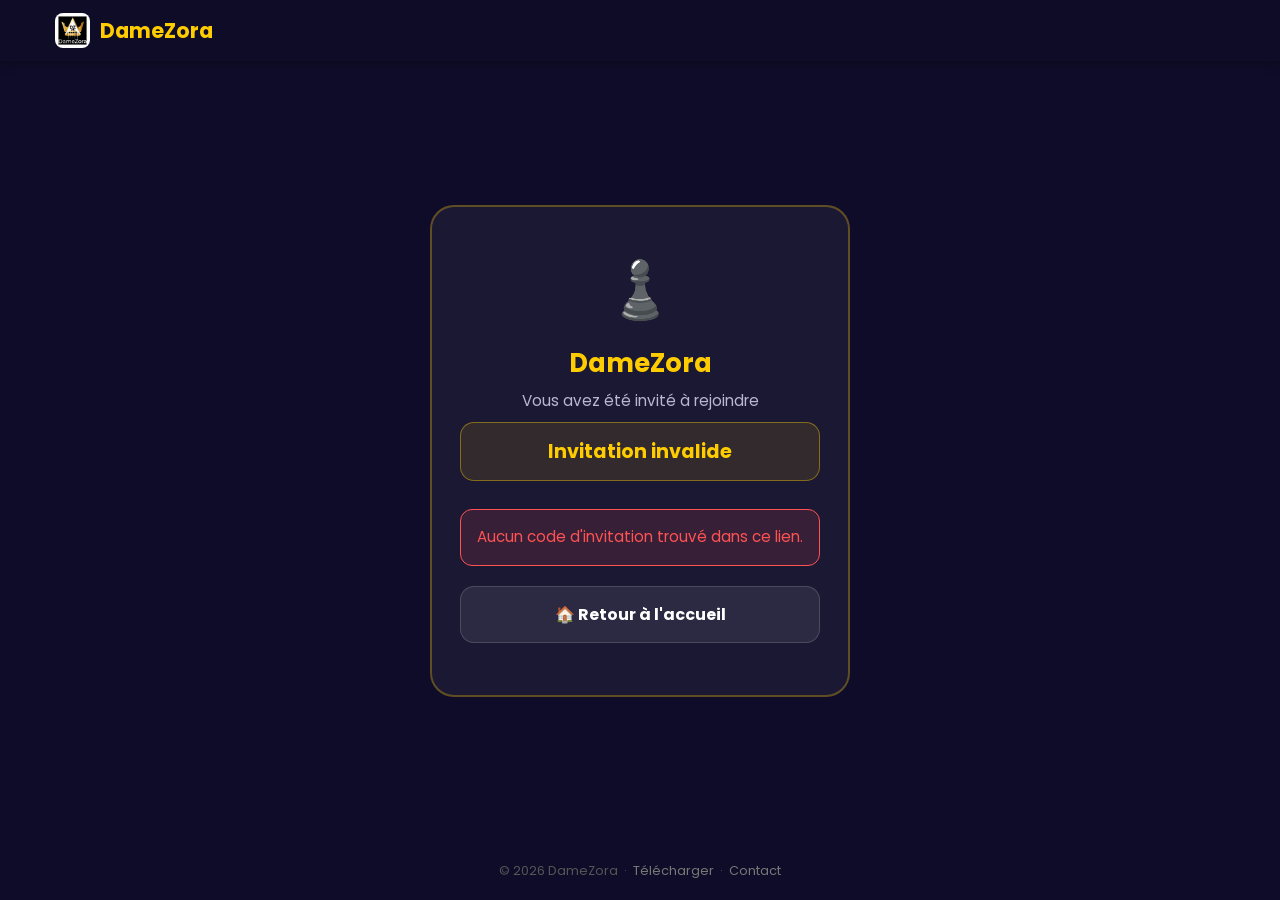
<file: pages/invite.html>
<!DOCTYPE html>
<html lang="fr">
<head>
  <meta charset="UTF-8">
  <meta name="viewport" content="width=device-width, initial-scale=1.0, maximum-scale=1.0, user-scalable=no">
  <meta name="theme-color" content="#0f0c29">
  <title>Rejoindre un groupe — DameZora</title>
  <meta name="description" content="Vous avez été invité à rejoindre un groupe sur DameZora !">

  <link rel="preconnect" href="https://fonts.googleapis.com">
  <link rel="preconnect" href="https://fonts.gstatic.com" crossorigin>
  <link href="https://fonts.googleapis.com/css2?family=Poppins:wght@400;600;700&display=swap" rel="stylesheet">

  <style>
    * { margin: 0; padding: 0; box-sizing: border-box; }

    body {
      font-family: Poppins, sans-serif;
      background: #0f0c29;
      color: #fff;
      min-height: 100vh;
      display: flex;
      flex-direction: column;
      -webkit-font-smoothing: antialiased;
    }

    .navbar {
      background: rgba(15,12,41,.95);
      padding: .8rem 0;
      width: 100%;
      box-shadow: 0 2px 10px rgba(0,0,0,.3);
    }
    .navbar .container {
      max-width: 1200px;
      margin: 0 auto;
      padding: 0 15px;
      display: flex;
      justify-content: space-between;
      align-items: center;
    }
    .nav-brand {
      display: flex;
      align-items: center;
      gap: 10px;
      font-size: 1.3rem;
      font-weight: 700;
      color: #ffcc00;
      text-decoration: none;
    }
    .logo { width: 35px; height: 35px; border-radius: 8px; }

    .main {
      flex: 1;
      display: flex;
      align-items: center;
      justify-content: center;
      padding: 40px 15px;
    }

    .card {
      background: rgba(255,255,255,.05);
      border: 2px solid rgba(255,204,0,.3);
      border-radius: 24px;
      padding: 40px 28px;
      max-width: 420px;
      width: 100%;
      text-align: center;
    }

    .app-icon { font-size: 56px; margin-bottom: 12px; }

    .app-name {
      color: #ffcc00;
      font-size: 1.6rem;
      font-weight: 700;
      margin-bottom: 6px;
    }

    .invite-label {
      color: #b8b8d1;
      font-size: .95rem;
      margin-bottom: 10px;
    }

    .group-name-box {
      background: rgba(255,204,0,.1);
      border: 1px solid rgba(255,204,0,.4);
      border-radius: 14px;
      padding: 14px 20px;
      margin-bottom: 28px;
    }

    .group-name-box span {
      color: #ffcc00;
      font-size: 1.2rem;
      font-weight: 700;
    }

    .state { display: none; }
    .state.active { display: block; }

    .btn {
      display: block;
      width: 100%;
      padding: 15px 20px;
      border-radius: 14px;
      font-weight: 700;
      font-size: 1rem;
      text-decoration: none;
      border: none;
      cursor: pointer;
      margin-bottom: 12px;
      font-family: Poppins, sans-serif;
      transition: opacity .2s;
    }
    .btn:hover { opacity: .88; }

    .btn-primary {
      background: linear-gradient(135deg, #ffcc00, #ff9900);
      color: #0f0c29;
    }

    .btn-secondary {
      background: rgba(255,255,255,.08);
      color: #fff;
      border: 1px solid rgba(255,255,255,.15);
    }

    .btn-download {
      background: rgba(255,204,0,.12);
      color: #ffcc00;
      border: 1.5px solid rgba(255,204,0,.4);
    }

    .divider {
      color: #555;
      font-size: .85rem;
      margin: 16px 0;
      position: relative;
    }
    .divider::before,
    .divider::after {
      content: '';
      position: absolute;
      top: 50%;
      width: 38%;
      height: 1px;
      background: rgba(255,255,255,.12);
    }
    .divider::before { left: 0; }
    .divider::after  { right: 0; }

    .error-box {
      background: rgba(255,82,82,.12);
      border: 1px solid #FF5252;
      border-radius: 12px;
      padding: 16px;
      color: #FF5252;
      font-size: .95rem;
      margin-bottom: 20px;
      line-height: 1.5;
    }

    .spinner {
      width: 40px;
      height: 40px;
      border: 3px solid rgba(255,204,0,.2);
      border-top-color: #ffcc00;
      border-radius: 50%;
      animation: spin .8s linear infinite;
      margin: 20px auto;
    }
    @keyframes spin { to { transform: rotate(360deg); } }

    .loading-text {
      color: #b8b8d1;
      font-size: .95rem;
      margin-top: 8px;
    }

    .footer-mini {
      text-align: center;
      padding: 20px;
      color: #555;
      font-size: .8rem;
    }
    .footer-mini a { color: #777; text-decoration: none; }
    .footer-mini a:hover { color: #ffcc00; }
  </style>
</head>

<body>

  <nav class="navbar">
    <div class="container">
      <a href="../index.html" class="nav-brand">
        <img src="../images/logo-placeholder.png" alt="DameZora" class="logo" width="35" height="35">
        <span>DameZora</span>
      </a>
    </div>
  </nav>

  <main class="main">
    <div class="card">

      <div class="app-icon">♟️</div>
      <div class="app-name">DameZora</div>
      <p class="invite-label">Vous avez été invité à rejoindre</p>

      <div class="group-name-box">
        <span id="groupName">Chargement...</span>
      </div>

      <!-- ÉTAT : CHARGEMENT -->
      <div class="state active" id="stateLoading">
        <div class="spinner"></div>
        <p class="loading-text">Vérification du lien...</p>
      </div>

      <!-- ÉTAT : VALIDE -->
      <div class="state" id="stateValid">
        <a class="btn btn-primary" id="btnOpenApp" href="#">
          📱 Ouvrir dans DameZora
        </a>

        <div class="divider">Pas encore l'app ?</div>

        <a class="btn btn-download" href="./telechargement.html">
          📥 Télécharger DameZora gratuitement
        </a>
      </div>

      <!-- ÉTAT : ERREUR -->
      <div class="state" id="stateError">
        <div class="error-box" id="errorMessage">
          Ce lien est invalide ou a été révoqué.
        </div>
        <a class="btn btn-secondary" href="../index.html">
          🏠 Retour à l'accueil
        </a>
      </div>

    </div>
  </main>

  <div class="footer-mini">
    <p>&copy; 2026 DameZora &nbsp;·&nbsp;
      <a href="./telechargement.html">Télécharger</a> &nbsp;·&nbsp;
      <a href="mailto:equipedamezora@gmail.com">Contact</a>
    </p>
  </div>

  <script>
    // ========================================
    // ⚙️ CONFIG — changer ici uniquement
    // ========================================
    const IS_DEV    = true;
    const API_URL   = IS_DEV
      ? 'http://192.168.1.109:3000'           // ✅ Local
      : 'https://ton-serveur-production.com'; // ✅ Production

    // ========================================
    // 🔗 LOGIQUE INVITATION
    // ========================================
    const params = new URLSearchParams(window.location.search);
    const code   = params.get('code');

    const stateLoading = document.getElementById('stateLoading');
    const stateValid   = document.getElementById('stateValid');
    const stateError   = document.getElementById('stateError');
    const groupNameEl  = document.getElementById('groupName');
    const errorMsgEl   = document.getElementById('errorMessage');
    const btnOpenApp   = document.getElementById('btnOpenApp');

    function showState(state) {
      stateLoading.classList.remove('active');
      stateValid.classList.remove('active');
      stateError.classList.remove('active');
      state.classList.add('active');
    }

    function showError(msg) {
      groupNameEl.textContent = 'Invitation invalide';
      errorMsgEl.textContent  = msg;
      showState(stateError);
    }

    if (!code) {
      showError("Aucun code d'invitation trouvé dans ce lien.");
    } else {
      // ✅ Deep link vers l'app
      const deepLink  = `damezora://group/invite/${code}`;
      btnOpenApp.href = deepLink;

      // ✅ Vérifier le code via l'API
      fetch(`${API_URL}/api/invite/${code}`)
        .then(res => res.json())
        .then(data => {
          if (data.error) {
            showError(data.error);
            return;
          }

          groupNameEl.textContent = `👥 ${data.groupName}`;
          showState(stateValid);

          // ✅ Tentative d'ouverture automatique de l'app après 1.5s
          setTimeout(() => {
            window.location.href = deepLink;
          }, 1500);
        })
        .catch(() => {
          // ✅ Serveur inaccessible — afficher quand même le bouton
          console.warn('⚠️ API inaccessible — affichage sans vérification');
          groupNameEl.textContent = '👥 Groupe DameZora';
          showState(stateValid);

          setTimeout(() => {
            window.location.href = deepLink;
          }, 1500);
        });
    }
  </script>

</body>
</html>
</file>
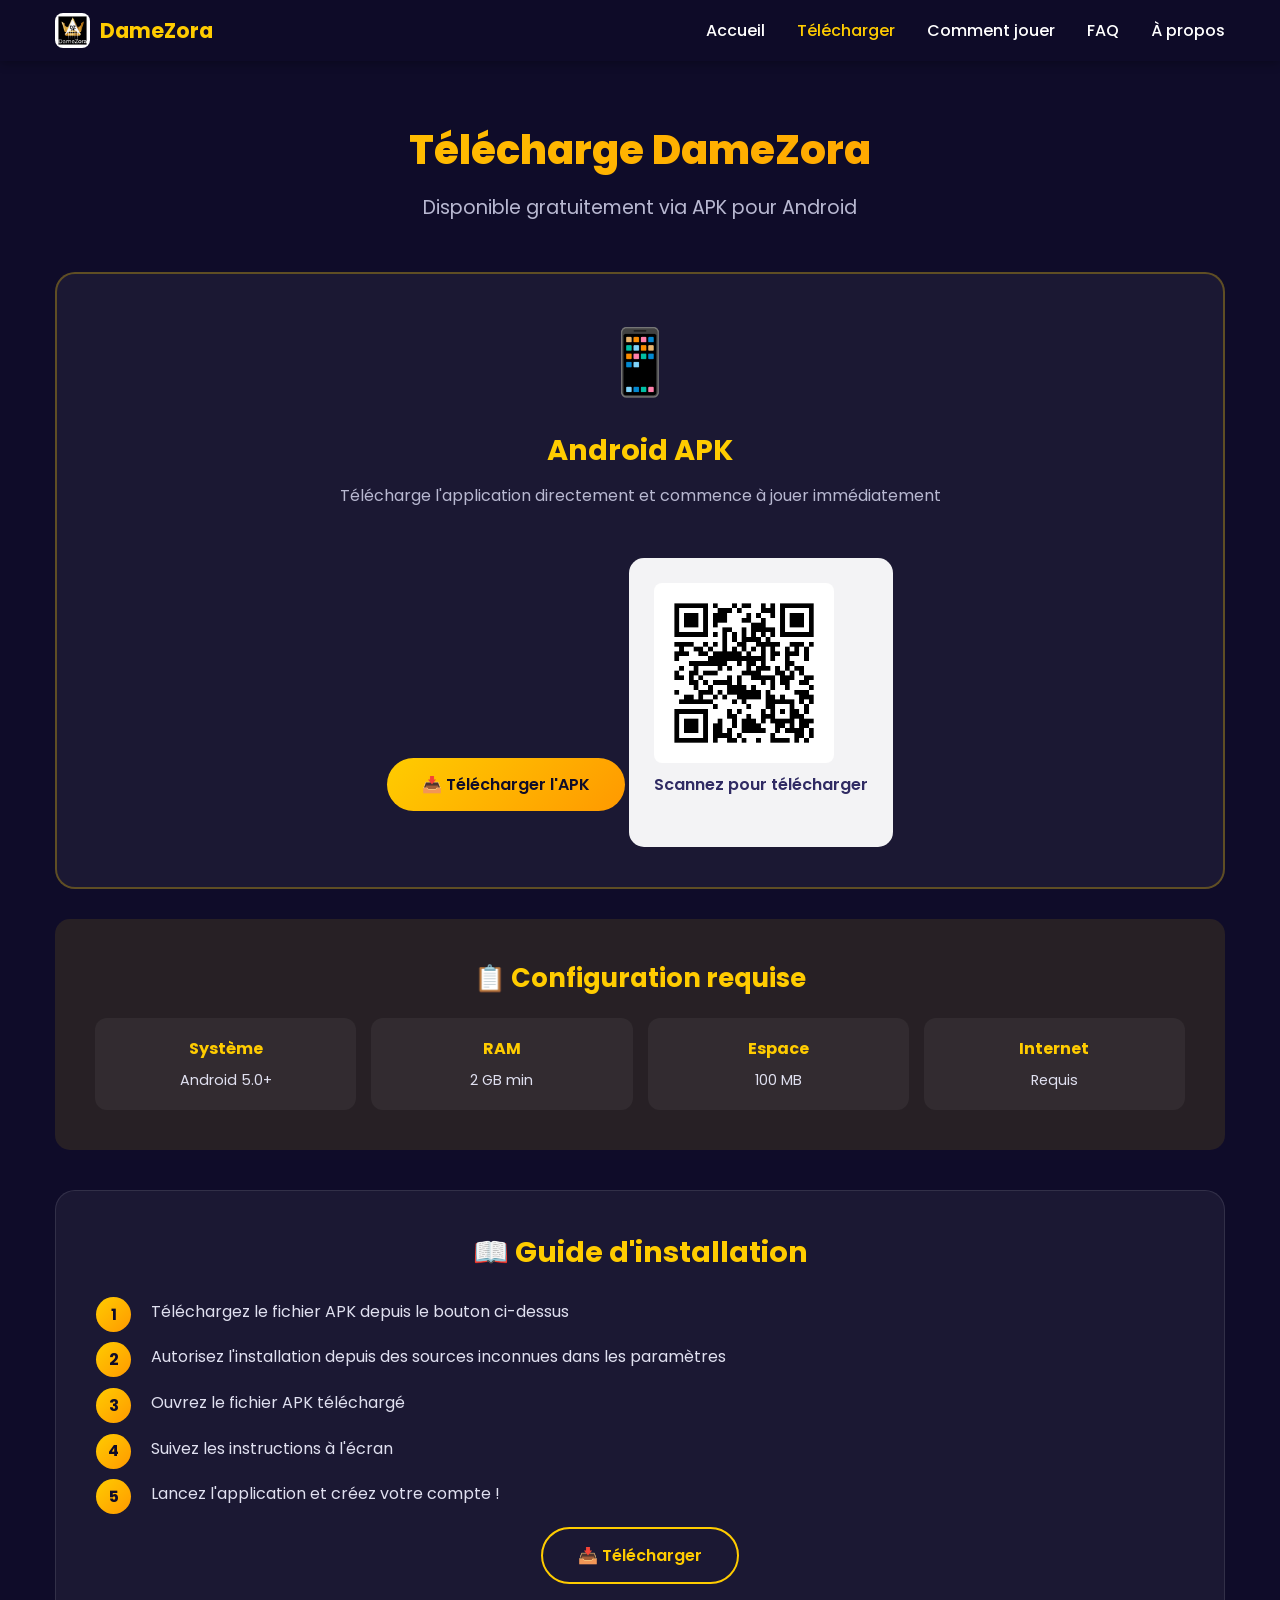
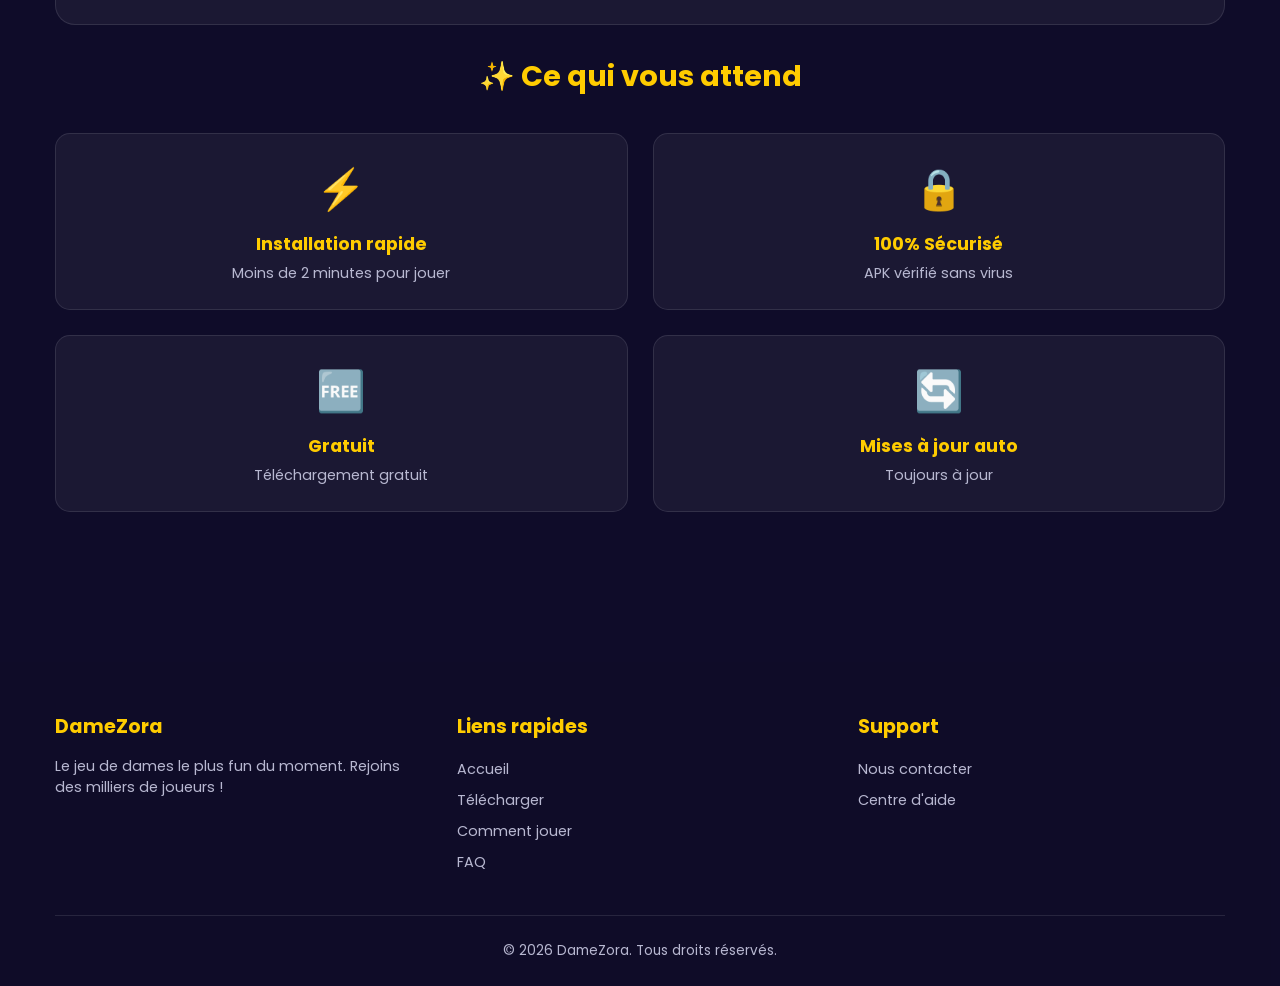
<file: pages/telechargement.html>
<!DOCTYPE html>
<html lang="fr">
<head>
    <meta charset="UTF-8">
    <meta name="viewport" content="width=device-width, initial-scale=1.0, maximum-scale=1.0, user-scalable=no">
    <meta name="theme-color" content="#0f0c29">
    <title>Télécharger DameZora APK Android Gratuit</title>
    <meta name="description" content="Télécharge gratuitement DameZora APK pour Android. Installation en 2 min. Compatible Android 5.0+. 100% sécurisé.">
    
    <link rel="preconnect" href="https://fonts.googleapis.com">
    <link rel="preconnect" href="https://fonts.gstatic.com" crossorigin>
    <link href="https://fonts.googleapis.com/css2?family=Poppins:wght@400;600;700&display=swap" rel="stylesheet">
    
    <style>
        *{margin:0;padding:0;box-sizing:border-box}
        body{font-family:Poppins,sans-serif;background:#0f0c29;color:#fff;overflow-x:hidden;touch-action:pan-y;-webkit-font-smoothing:antialiased}
        .container{max-width:1200px;margin:0 auto;padding:0 15px}
        
        .navbar{background:rgba(15,12,41,.95);padding:.8rem 0;position:fixed;width:100%;top:0;z-index:1000;box-shadow:0 2px 10px rgba(0,0,0,.3)}
        .navbar .container{display:flex;justify-content:space-between;align-items:center}
        .nav-brand{display:flex;align-items:center;gap:10px;font-size:1.3rem;font-weight:700;color:#ffcc00}
        .logo{width:35px;height:35px;border-radius:8px}
        
        .nav-toggle{display:flex;flex-direction:column;gap:4px;background:0 0;border:none;cursor:pointer;padding:8px;min-width:40px;min-height:40px}
        .nav-toggle span{width:22px;height:2px;background:#ffcc00;border-radius:2px}
        
        .nav-menu{display:none;position:absolute;top:100%;left:0;width:100%;background:rgba(15,12,41,.98);flex-direction:column;padding:15px;list-style:none}
        .nav-menu.active{display:flex}
        .nav-menu li{padding:12px 0;border-bottom:1px solid rgba(255,255,255,.1)}
        .nav-menu a{color:#fff;text-decoration:none;font-weight:500;display:block}
        .nav-menu a.active{color:#ffcc00}
        
        .download-page{margin-top:80px;padding:40px 0}
        .page-title{font-size:1.8rem;font-weight:800;text-align:center;margin-bottom:.8rem;background:linear-gradient(135deg,#ffcc00,#ff9900);-webkit-background-clip:text;-webkit-text-fill-color:transparent;background-clip:text}
        .page-subtitle{font-size:1rem;text-align:center;color:#b8b8d1;margin-bottom:30px}
        
        .download-card{background:rgba(255,255,255,.05);border-radius:20px;padding:30px 20px;text-align:center;border:2px solid rgba(255,204,0,.3);margin-bottom:30px}
        .platform-icon{font-size:3rem;margin-bottom:15px}
        .download-card h2{font-size:1.5rem;color:#ffcc00;margin-bottom:10px}
        .download-card p{color:#b8b8d1;font-size:.95rem;margin-bottom:20px;line-height:1.5}
        
        .btn{padding:12px 28px;border-radius:50px;font-weight:600;font-size:.95rem;text-decoration:none;display:inline-flex;align-items:center;gap:8px;border:none}
        .btn-primary{background:linear-gradient(135deg,#ffcc00,#ff9900);color:#0f0c29;margin-bottom:20px}
        .btn-outline{background:transparent;color:#ffcc00;border:2px solid #ffcc00}
        
        .qr-code{margin-top:20px;padding:20px;background:rgba(255,255,255,.95);border-radius:15px;display:inline-block}
        .qr-code img{width:150px;height:150px;border-radius:8px;display:block}
        .qr-code p{color:#302b63;font-weight:600;margin-top:10px;font-size:.9rem}
        
        .manual-install{background:rgba(255,255,255,.05);border-radius:20px;padding:25px 20px;border:1px solid rgba(255,255,255,.1);margin-bottom:30px}
        .manual-install h3{font-size:1.5rem;color:#ffcc00;margin-bottom:20px;text-align:center}
        .manual-install ol{padding-left:0;counter-reset:step;list-style:none}
        .manual-install li{color:#e0e0f0;font-size:.95rem;line-height:1.6;margin-bottom:15px;padding-left:50px;position:relative;counter-increment:step}
        .manual-install li::before{content:counter(step);position:absolute;left:0;top:-2px;width:35px;height:35px;background:linear-gradient(135deg,#ffcc00,#ff9900);color:#0f0c29;border-radius:50%;display:flex;align-items:center;justify-content:center;font-weight:700;font-size:1rem}
        .manual-install .btn-container{text-align:center;margin-top:20px}
        
        .requirements{margin-bottom:30px;padding:25px 20px;background:rgba(255,204,0,.1);border-radius:15px}
        .requirements h3{font-size:1.4rem;color:#ffcc00;margin-bottom:15px;text-align:center}
        .req-grid{display:grid;grid-template-columns:repeat(2,1fr);gap:12px}
        .req-item{background:rgba(255,255,255,.05);padding:15px;border-radius:12px;text-align:center}
        .req-item strong{color:#ffcc00;display:block;margin-bottom:6px;font-size:.9rem}
        .req-item span{color:#e0e0f0;font-size:.85rem}
        
        .download-features{margin-bottom:30px}
        .features-title{font-size:1.5rem;color:#ffcc00;text-align:center;margin-bottom:25px}
        .features-grid{display:grid;grid-template-columns:1fr;gap:15px}
        .feature-item{background:rgba(255,255,255,.05);padding:20px 15px;border-radius:15px;text-align:center;border:1px solid rgba(255,255,255,.1)}
        .feature-item-icon{font-size:2rem;margin-bottom:10px}
        .feature-item h4{color:#ffcc00;margin-bottom:6px;font-size:1rem}
        .feature-item p{color:#b8b8d1;font-size:.85rem}
        
        .footer{background:rgba(15,12,41,.95);padding:30px 0 15px;margin-top:40px}
        .footer-content{display:grid;grid-template-columns:1fr;gap:25px;margin-bottom:25px}
        .footer-section h4{color:#ffcc00;font-size:1.1rem;margin-bottom:12px}
        .footer-section p{color:#b8b8d1;line-height:1.5;font-size:.85rem}
        .footer-section ul{list-style:none}
        .footer-section ul li{margin-bottom:6px}
        .footer-section a{color:#b8b8d1;text-decoration:none;font-size:.85rem}
        .footer-bottom{text-align:center;padding-top:15px;border-top:1px solid rgba(255,255,255,.1);color:#b8b8d1;font-size:.8rem}

        @media (min-width:768px){
            .nav-toggle{display:none}
            .nav-menu{display:flex;position:static;width:auto;background:transparent;flex-direction:row;padding:0;gap:2rem}
            .nav-menu li{padding:0;border-bottom:none}
            .nav-menu a:hover{color:#ffcc00}
            .page-title{font-size:2.5rem}
            .page-subtitle{font-size:1.2rem;margin-bottom:50px}
            .download-card{padding:40px 35px}
            .platform-icon{font-size:4rem;margin-bottom:20px}
            .download-card h2{font-size:1.8rem;margin-bottom:12px}
            .download-card p{font-size:1rem;margin-bottom:25px}
            .btn{padding:14px 35px;font-size:1rem}
            .qr-code{margin-top:25px;padding:25px}
            .qr-code img{width:180px;height:180px}
            .manual-install{padding:40px}
            .manual-install h3{font-size:1.8rem;margin-bottom:25px}
            .manual-install li{font-size:1rem;margin-bottom:20px;padding-left:55px}
            .requirements{margin-bottom:40px;padding:40px}
            .requirements h3{font-size:1.6rem;margin-bottom:20px}
            .req-grid{grid-template-columns:repeat(4,1fr);gap:15px}
            .req-item{padding:18px}
            .req-item strong{font-size:1rem}
            .req-item span{font-size:.9rem}
            .features-title{font-size:1.8rem;margin-bottom:35px}
            .features-grid{grid-template-columns:repeat(2,1fr);gap:25px}
            .feature-item{padding:25px}
            .feature-item-icon{font-size:2.5rem;margin-bottom:12px}
            .feature-item h4{font-size:1.1rem}
            .feature-item p{font-size:.9rem}
            .footer{padding:50px 0 25px;margin-top:80px}
            .footer-content{grid-template-columns:repeat(3,1fr);gap:35px;margin-bottom:35px}
            .footer-section h4{font-size:1.2rem;margin-bottom:15px}
            .footer-section p{font-size:.9rem}
            .footer-section a{font-size:.9rem}
            .footer-bottom{padding-top:25px;font-size:.85rem}
        }
    </style>
</head>


<body>
    <nav class="navbar">
        <div class="container">
            <div class="nav-brand">
                <img src="../images/logo-placeholder.png" alt="DameZora" class="logo" width="35" height="35">
                <span>DameZora</span>
            </div>
            <button class="nav-toggle" id="navToggle" aria-label="Menu">
                <span></span>
                <span></span>
                <span></span>
            </button>
            <ul class="nav-menu" id="navMenu">
                <li><a href="../index.html">Accueil</a></li>
                <li><a href="telechargement.html" class="active">Télécharger</a></li>
                <li><a href="tutoriel.html">Comment jouer</a></li>
                <li><a href="faq.html">FAQ</a></li>
                <li><a href="a-propos.html">À propos</a></li>
            </ul>
        </div>
    </nav>

    <section class="download-page">
        <div class="container">
            <h1 class="page-title">Télécharge DameZora</h1>
            <p class="page-subtitle">Disponible gratuitement via APK pour Android</p>
            
            <div class="download-card">
                <div class="platform-icon">📱</div>
                <h2>Android APK</h2>
                <p>Télécharge l'application directement et commence à jouer immédiatement</p>
              
                <a href="https://github.com/Abdoulaye15589916/-dames-online-site/releases/download/v1.0.0/damezora.production.apk" class="btn btn-primary" target="_blank" rel="noopener noreferrer">📥 Télécharger l'APK</a>

                <div class="qr-code">
                    <img src="../images/qr-code-placeholder.png" alt="QR Code" width="150" height="150" loading="lazy">
                    <p>Scannez pour télécharger</p>
                </div>
            </div>
            
            <div class="requirements">
                <h3>📋 Configuration requise</h3>
                <div class="req-grid">
                    <div class="req-item">
                        <strong>Système</strong>
                        <span>Android 5.0+</span>
                    </div>
                    <div class="req-item">
                        <strong>RAM</strong>
                        <span>2 GB min</span>
                    </div>
                    <div class="req-item">
                        <strong>Espace</strong>
                        <span>100 MB</span>
                    </div>
                    <div class="req-item">
                        <strong>Internet</strong>
                        <span>Requis</span>
                    </div>
                </div>
            </div>

            <div class="manual-install">
                <h3>📖 Guide d'installation</h3>
                <ol>
                    <li>Téléchargez le fichier APK depuis le bouton ci-dessus</li>
                    <li>Autorisez l'installation depuis des sources inconnues dans les paramètres</li>
                    <li>Ouvrez le fichier APK téléchargé</li>
                    <li>Suivez les instructions à l'écran</li>
                    <li>Lancez l'application et créez votre compte !</li>
                </ol>
                <div class="btn-container">
               <a href="https://github.com/Abdoulaye15589916/-dames-online-site/releases/download/v1.0.0/DameZora.apk" class="btn btn-outline" target="_blank" rel="noopener noreferrer">📥 Télécharger</a>
               
                </div>
            </div>

            <div class="download-features">
                <h3 class="features-title">✨ Ce qui vous attend</h3>
                <div class="features-grid">
                    <div class="feature-item">
                        <div class="feature-item-icon">⚡</div>
                        <h4>Installation rapide</h4>
                        <p>Moins de 2 minutes pour jouer</p>
                    </div>
                    <div class="feature-item">
                        <div class="feature-item-icon">🔒</div>
                        <h4>100% Sécurisé</h4>
                        <p>APK vérifié sans virus</p>
                    </div>
                    <div class="feature-item">
                        <div class="feature-item-icon">🆓</div>
                        <h4>Gratuit</h4>
                        <p>Téléchargement gratuit</p>
                    </div>
                    <div class="feature-item">
                        <div class="feature-item-icon">🔄</div>
                        <h4>Mises à jour auto</h4>
                        <p>Toujours à jour</p>
                    </div>
                </div>
            </div>
        </div>
    </section>

    <footer class="footer">
        <div class="container">
            <div class="footer-content">
                <div class="footer-section">
                    <h4>DameZora</h4>
                    <p>Le jeu de dames le plus fun du moment. Rejoins des milliers de joueurs !</p>
                </div>
                <div class="footer-section">
                    <h4>Liens rapides</h4>
                    <ul>
                        <li><a href="../index.html">Accueil</a></li>
                        <li><a href="telechargement.html">Télécharger</a></li>
                        <li><a href="tutoriel.html">Comment jouer</a></li>
                        <li><a href="faq.html">FAQ</a></li>
                    </ul>
                </div>
                <div class="footer-section">
                    <h4>Support</h4>
                    <ul>
                    <li><a href="mailto:equipedamezora@gmail.com">Nous contacter</a></li>
                        <li><a href="faq.html">Centre d'aide</a></li>
                        <!-- <li><a href="#">Conditions</a></li> -->
                    </ul>
                </div>
            </div>
            <div class="footer-bottom">
                <p>&copy; 2026 DameZora. Tous droits réservés.</p>
            </div>
        </div>
    </footer>

    <script>
        const t=document.getElementById('navToggle'),m=document.getElementById('navMenu');
        t.onclick=()=>m.classList.toggle('active');
    </script>
</body>
</html>
</file>
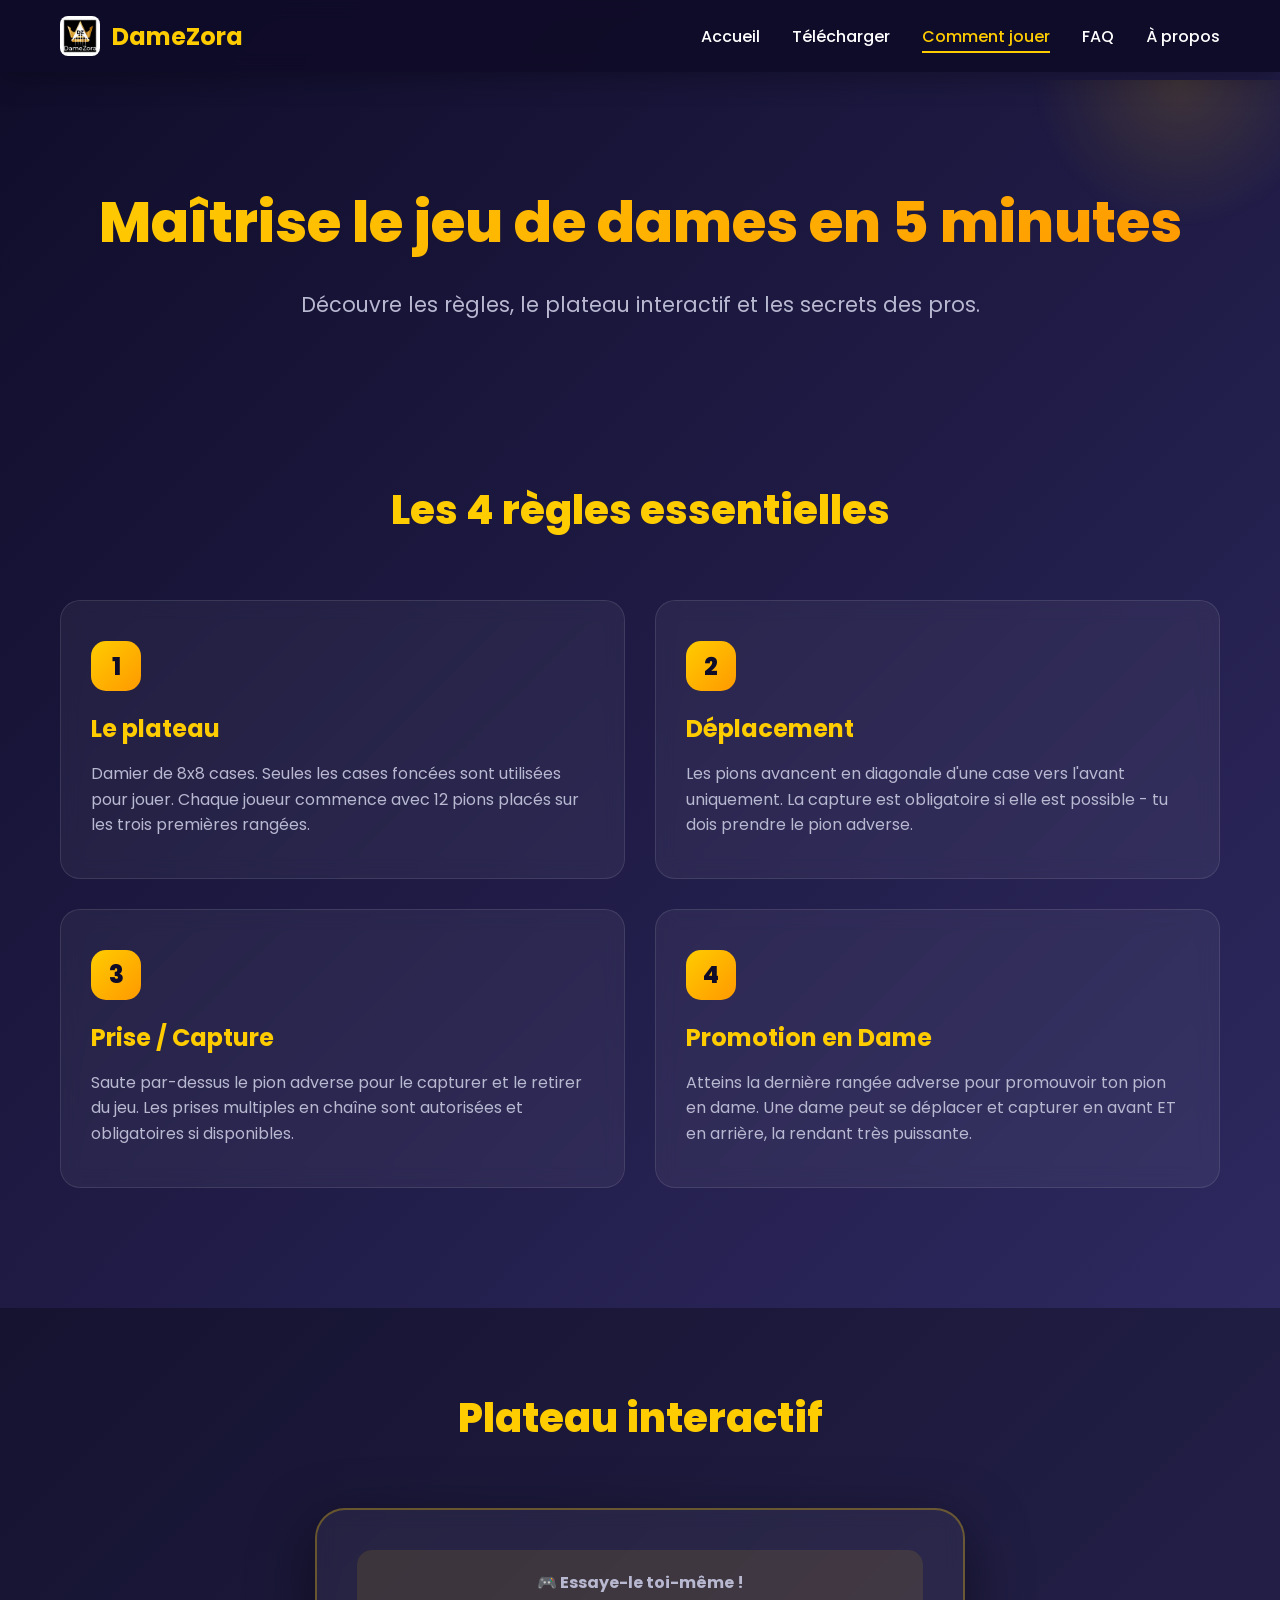
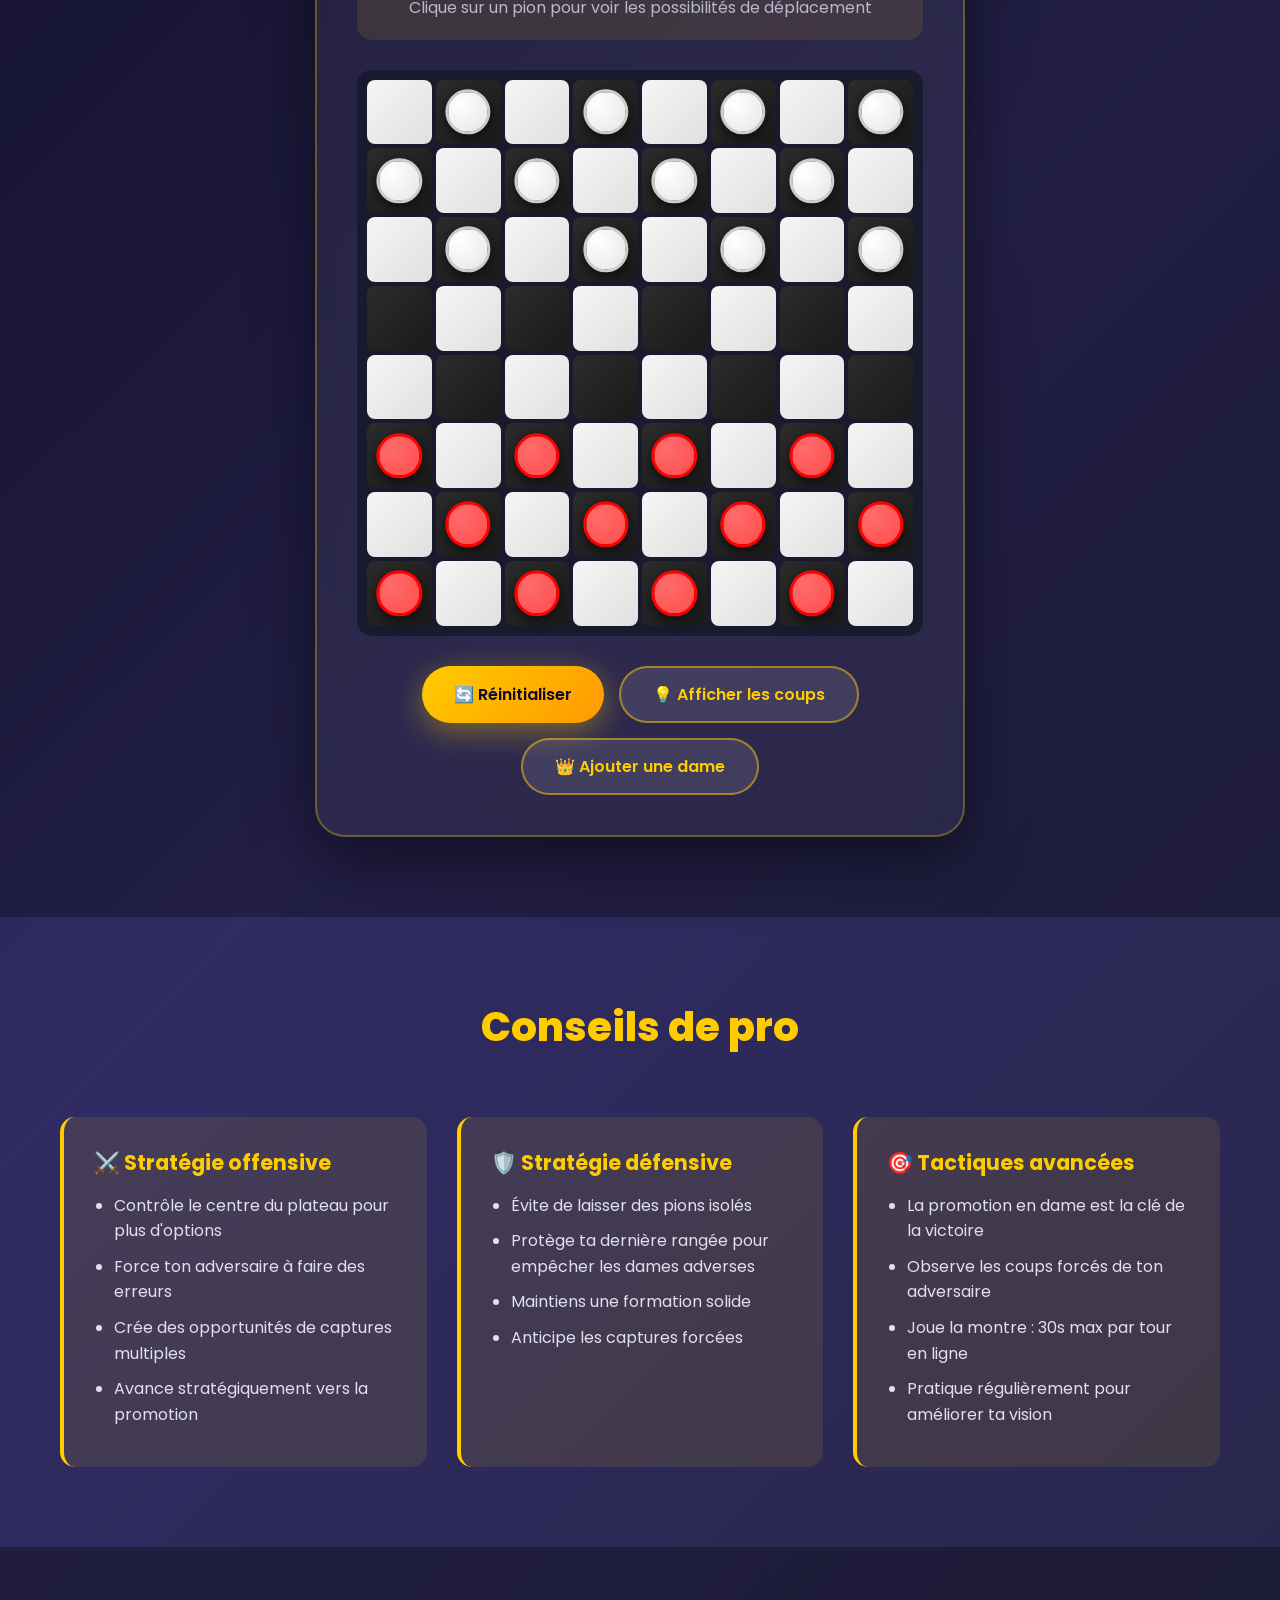
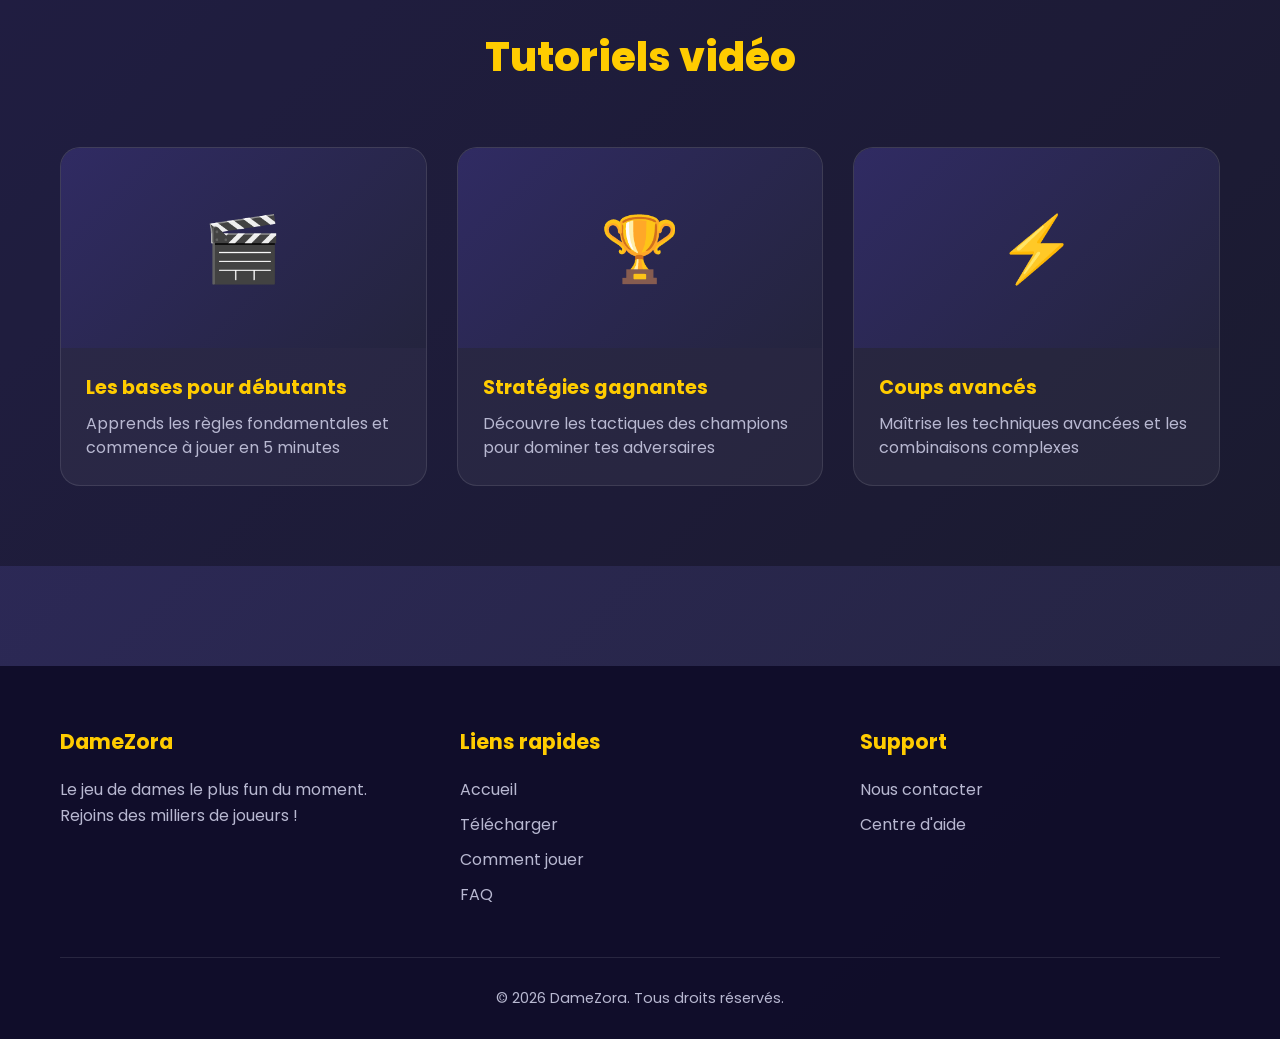
<file: pages/tutoriel.html>
<!DOCTYPE html>
<html lang="fr">
<head>
  <!-- OPTIMISATION: Meta charset en premier -->
  <meta charset="UTF-8" />
  
  <!-- OPTIMISATION: Viewport optimisé pour mobile -->
  <meta name="viewport" content="width=device-width, initial-scale=1.0, maximum-scale=5.0, user-scalable=yes"/>
  
  <!-- OPTIMISATION: Meta theme-color pour Android -->
  <meta name="theme-color" content="#0f0c29">
  
  <title>Tutoriel Jeu de Dames - Apprends les Règles DameZora | Plateau Interactif</title>
  
  <!-- OPTIMISATION: Meta description optimisée SEO -->
  <meta name="description" content="Tutoriel complet jeu de dames DameZora : règles, stratégies gagnantes, plateau interactif. Apprends à jouer en 5 minutes. Guide débutant et conseils de pro.">
  
  <!-- OPTIMISATION: Meta keywords pour SEO -->
  <meta name="keywords" content="tutoriel dames, règles jeu de dames, apprendre dames, stratégie dames, plateau interactif, comment jouer dames, guide débutant">
  
  <!-- OPTIMISATION: Open Graph -->
  <meta property="og:title" content="Tutoriel DameZora - Maîtrise le jeu de dames">
  <meta property="og:description" content="Apprends les règles du jeu de dames avec notre plateau interactif et conseils de pro. Deviens un champion en 5 minutes.">
  <meta property="og:type" content="website">
  <meta property="og:image" content="../images/screenshot1.png">
  <meta property="og:url" content="https://www.damezora.com/pages/tutoriel.html">
  
  <!-- OPTIMISATION: Twitter Card  neymar-->
  <meta name="twitter:card" content="summary_large_image">
  <meta name="twitter:title" content="Tutoriel DameZora - Maîtrise le jeu">
  <meta name="twitter:description" content="Plateau interactif, règles et stratégies pour devenir champion">
  <meta name="twitter:image" content="../images/screenshot1.png">
  
  <!-- OPTIMISATION: Preconnect DNS pour Google Fonts -->
  <link rel="preconnect" href="https://fonts.googleapis.com" crossorigin>
  <link rel="preconnect" href="https://fonts.gstatic.com" crossorigin>
  
  <!-- OPTIMISATION: Police optimisée (swap + weights réduits) -->
  <link href="https://fonts.googleapis.com/css2?family=Poppins:wght@400;600;700;800&display=swap" rel="stylesheet">
  
  <!-- OPTIMISATION: Canonical URL -->
  <link rel="canonical" href="https://www.damezora.com/pages/tutoriel.html">
  
  <!-- OPTIMISATION: Favicon -->
  <link rel="icon" type="image/png" href="../images/logo-placeholder.png">
  
  <!-- OPTIMISATION: Apple touch icon -->
  <link rel="apple-touch-icon" href="../images/logo-placeholder.png">
  
  <style>
    /* OPTIMISATION: CSS critique inline minifié */
    *{margin:0;padding:0;box-sizing:border-box}
    body{font-family:'Poppins',sans-serif;background:linear-gradient(135deg,#0f0c29 0%,#302b63 50%,#24243e 100%);color:#fff;overflow-x:hidden;-webkit-font-smoothing:antialiased;-moz-osx-font-smoothing:grayscale}
    .container{max-width:1200px;margin:0 auto;padding:0 20px}
    
    /* OPTIMISATION: Navbar optimisée */
    .navbar{background:rgba(15,12,41,.95);backdrop-filter:blur(10px);-webkit-backdrop-filter:blur(10px);padding:1rem 0;position:fixed;width:100%;top:0;z-index:1000;box-shadow:0 4px 30px rgba(0,0,0,.3);will-change:transform}
    .navbar .container{display:flex;justify-content:space-between;align-items:center}
    .nav-brand{display:flex;align-items:center;gap:12px;font-size:1.5rem;font-weight:700;color:#ffcc00}
    .logo{width:40px;height:40px;border-radius:8px}
    .nav-menu{display:flex;list-style:none;gap:2rem}
    .nav-menu a{color:#fff;text-decoration:none;font-weight:500;transition:color .3s ease;position:relative}
    .nav-menu a:hover,.nav-menu a.active{color:#ffcc00}
    .nav-menu a::after{content:'';position:absolute;bottom:-5px;left:0;width:0;height:2px;background:#ffcc00;transition:width .3s ease}
    .nav-menu a:hover::after,.nav-menu a.active::after{width:100%}
    .nav-toggle{display:none;flex-direction:column;gap:4px;background:0 0;border:none;cursor:pointer;-webkit-tap-highlight-color:transparent}
    .nav-toggle span{width:25px;height:3px;background:#ffcc00;border-radius:2px;transition:.3s}
    
    /* OPTIMISATION: Tutorial hero mobile-first */
    .tutorial-hero{margin-top:80px;padding:60px 0 50px;text-align:center;position:relative;overflow:hidden}
    .tutorial-hero::before{content:'';position:absolute;width:300px;height:300px;background:radial-gradient(circle,rgba(255,204,0,.15) 0%,transparent 70%);top:-150px;right:-50px;border-radius:50%;animation:pulse 4s ease-in-out infinite;will-change:transform,opacity}
    @keyframes pulse{0%,100%{transform:scale(1);opacity:.5}50%{transform:scale(1.1);opacity:.8}}
    .tutorial-hero h1{font-size:2rem;font-weight:800;margin-bottom:1.2rem;background:linear-gradient(135deg,#ffcc00,#ff9900);-webkit-background-clip:text;-webkit-text-fill-color:transparent;background-clip:text;position:relative;z-index:1}
    .tutorial-hero p{font-size:1.1rem;color:#b8b8d1;position:relative;z-index:1}
    
    /* OPTIMISATION: Section responsive */
    .section-tuto{padding:60px 0}
    .section-title{font-size:2rem;font-weight:800;text-align:center;margin-bottom:40px;color:#ffcc00}
    
    /* OPTIMISATION: Rules grid mobile-first */
    .rules-grid{display:grid;grid-template-columns:1fr;gap:20px;margin-bottom:30px}
    .rule-card{background:rgba(255,255,255,.05);backdrop-filter:blur(10px);-webkit-backdrop-filter:blur(10px);border:1px solid rgba(255,255,255,.1);border-radius:20px;padding:30px 25px;transition:transform .3s ease,box-shadow .3s ease,border-color .3s ease;position:relative;overflow:hidden}
    .rule-card::before{content:'';position:absolute;top:0;left:0;width:100%;height:100%;background:linear-gradient(135deg,rgba(255,204,0,.1),transparent);opacity:0;transition:opacity .3s ease}
    .rule-card:active{transform:translateY(-5px);box-shadow:0 15px 40px rgba(255,204,0,.3);border-color:rgba(255,204,0,.5)}
    .rule-card:active::before{opacity:1}
    .rule-number{width:45px;height:45px;background:linear-gradient(135deg,#ffcc00,#ff9900);border-radius:15px;display:flex;align-items:center;justify-content:center;font-size:1.3rem;font-weight:800;color:#0f0c29;margin-bottom:15px;position:relative;z-index:1}
    .rule-card h3{color:#ffcc00;margin-bottom:12px;font-size:1.3rem;position:relative;z-index:1}
    .rule-card p{color:#b8b8d1;line-height:1.6;position:relative;z-index:1;font-size:.95rem}
    
    /* OPTIMISATION: Board section responsive */
    .board-section{background:rgba(0,0,0,.3);padding:60px 0}
    .board-wrapper{max-width:650px;margin:0 auto;background:rgba(255,255,255,.05);backdrop-filter:blur(10px);-webkit-backdrop-filter:blur(10px);padding:25px 20px;border-radius:30px;box-shadow:0 20px 60px rgba(0,0,0,.5);border:2px solid rgba(255,204,0,.3)}
    .board-info{text-align:center;color:#b8b8d1;margin-bottom:25px;padding:18px;background:rgba(255,204,0,.1);border-radius:15px;font-size:.95rem}
    
    /* OPTIMISATION: Checkers board optimisé performance */
    #checkersBoard{display:grid;grid-template-columns:repeat(8,1fr);gap:3px;margin-bottom:25px;background:#1a1a2e;padding:8px;border-radius:15px}
    .square{aspect-ratio:1/1;border-radius:6px;position:relative;cursor:pointer;transition:transform .2s ease,box-shadow .2s ease;-webkit-tap-highlight-color:transparent}
    .square.dark{background:linear-gradient(135deg,#2c2c2c,#1a1a1a)}
    .square.light{background:linear-gradient(135deg,#f5f5f5,#e0e0e0)}
    .square:active.dark{background:linear-gradient(135deg,#444,#333);transform:scale(1.03)}
    .square.highlight{box-shadow:0 0 15px rgba(255,204,0,.8);background:linear-gradient(135deg,#ffcc00,#ff9900)!important}
    
    /* OPTIMISATION: Pieces optimisées touch */
    .piece{width:70%;height:70%;border-radius:50%;position:absolute;top:50%;left:50%;transform:translate(-50%,-50%);box-shadow:0 4px 12px rgba(0,0,0,.6);transition:transform .2s ease;cursor:pointer;-webkit-tap-highlight-color:transparent}
    .piece:active{transform:translate(-50%,-50%) scale(1.1)}
    .piece.red{background:radial-gradient(circle at 30% 30%,#ff6b6b,#ff4d4d);border:3px solid #ff0000}
    .piece.white{background:radial-gradient(circle at 30% 30%,#fff,#e5e5e5);border:3px solid #ccc}
    .piece.king::after{content:"👑";position:absolute;top:50%;left:50%;transform:translate(-50%,-50%);font-size:1.2rem}
    
    /* OPTIMISATION: Controls responsive */
    .controls{display:flex;justify-content:center;gap:10px;flex-wrap:wrap}
    .btn{padding:12px 24px;border-radius:50px;font-weight:600;font-size:.9rem;text-decoration:none;display:inline-flex;align-items:center;gap:6px;transition:transform .3s ease,box-shadow .3s ease;cursor:pointer;border:none;font-family:'Poppins',sans-serif;-webkit-tap-highlight-color:transparent}
    .btn-primary{background:linear-gradient(135deg,#ffcc00,#ff9900);color:#0f0c29;box-shadow:0 8px 30px rgba(255,204,0,.4)}
    .btn-primary:active{transform:translateY(-2px);box-shadow:0 10px 35px rgba(255,204,0,.5)}
    .btn-secondary{background:rgba(255,255,255,.1);color:#ffcc00;border:2px solid rgba(255,204,0,.5)}
    .btn-secondary:active{background:rgba(255,204,0,.2);border-color:#ffcc00}
    
    /* OPTIMISATION: Pro tips responsive */
    .pro-tips-section{padding:60px 0}
    .tips-container{display:grid;grid-template-columns:1fr;gap:20px;margin-top:30px}
    .tip-card{background:rgba(255,204,0,.1);border-left:4px solid #ffcc00;padding:25px 20px;border-radius:15px;transition:background .3s ease,transform .3s ease}
    .tip-card:active{background:rgba(255,204,0,.15);transform:translateX(3px)}
    .tip-card h4{color:#ffcc00;font-size:1.2rem;margin-bottom:12px;display:flex;align-items:center;gap:8px}
    .tip-card ul{color:#e0e0f0;padding-left:20px}
    .tip-card li{margin-bottom:8px;line-height:1.6;font-size:.9rem}
    
    /* OPTIMISATION: Video section responsive */
    .video-section{background:rgba(0,0,0,.3);padding:60px 0}
    .video-grid{display:grid;grid-template-columns:1fr;gap:20px;margin-top:30px}
    .video-card{background:rgba(255,255,255,.05);border-radius:20px;overflow:hidden;transition:transform .3s ease,box-shadow .3s ease;border:1px solid rgba(255,255,255,.1)}
    .video-card:active{transform:translateY(-5px);box-shadow:0 15px 40px rgba(255,204,0,.3)}
    .video-thumb{width:100%;height:180px;background:linear-gradient(135deg,#302b63,#24243e);display:flex;align-items:center;justify-content:center;font-size:3.5rem}
    .video-content{padding:20px}
    .video-content h4{color:#ffcc00;margin-bottom:8px;font-size:1.1rem}
    .video-content p{color:#b8b8d1;line-height:1.5;font-size:.9rem}
    
    /* OPTIMISATION: Footer responsive */
    .footer{background:rgba(15,12,41,.95);padding:40px 0 20px;margin-top:60px}
    .footer-content{display:grid;grid-template-columns:1fr;gap:30px;margin-bottom:30px}
    .footer-section h4{color:#ffcc00;font-size:1.2rem;margin-bottom:15px}
    .footer-section p{color:#b8b8d1;line-height:1.6;font-size:.9rem}
    .footer-section ul{list-style:none}
    .footer-section ul li{margin-bottom:8px}
    .footer-section a{color:#b8b8d1;text-decoration:none;transition:color .3s ease;font-size:.9rem}
    .footer-section a:active{color:#ffcc00}
    .footer-bottom{text-align:center;padding-top:20px;border-top:1px solid rgba(255,255,255,.1);color:#b8b8d1;font-size:.85rem}
    
    /* OPTIMISATION: Media queries desktop (min-width) */
    @media (min-width:768px){
      .tutorial-hero{padding:100px 0 80px}
      .tutorial-hero h1{font-size:3.5rem;margin-bottom:1.5rem}
      .tutorial-hero p{font-size:1.3rem}
      .section-tuto{padding:80px 0}
      .section-title{font-size:2.5rem;margin-bottom:60px}
      .rules-grid{grid-template-columns:repeat(2,1fr);gap:30px;margin-bottom:40px}
      .rule-card{padding:40px 30px}
      .rule-number{width:50px;height:50px;font-size:1.5rem;margin-bottom:20px}
      .rule-card h3{font-size:1.5rem;margin-bottom:15px}
      .rule-card p{font-size:1rem}
      .board-section{padding:80px 0}
      .board-wrapper{padding:40px}
      .board-info{margin-bottom:30px;padding:20px;font-size:1rem}
      #checkersBoard{gap:4px;margin-bottom:30px;padding:10px}
      .square{border-radius:8px}
      .piece.king::after{font-size:1.3rem}
      .controls{gap:15px}
      .btn{padding:14px 32px;font-size:1rem;gap:8px}
      .pro-tips-section{padding:80px 0}
      .tips-container{grid-template-columns:repeat(3,1fr);gap:30px;margin-top:40px}
      .tip-card{padding:30px}
      .tip-card h4{font-size:1.3rem;margin-bottom:15px;gap:10px}
      .tip-card li{margin-bottom:10px;font-size:1rem}
      .video-section{padding:80px 0}
      .video-grid{grid-template-columns:repeat(3,1fr);gap:30px;margin-top:40px}
      .video-thumb{height:200px;font-size:4rem}
      .video-content{padding:25px}
      .video-content h4{font-size:1.2rem;margin-bottom:10px}
      .video-content p{font-size:1rem}
      .footer{padding:60px 0 30px;margin-top:100px}
      .footer-content{grid-template-columns:repeat(3,1fr);gap:40px;margin-bottom:40px}
      .footer-section h4{font-size:1.3rem;margin-bottom:20px}
      .footer-section p{font-size:1rem}
      .footer-section ul li{margin-bottom:10px}
      .footer-section a{font-size:1rem}
      .footer-bottom{padding-top:30px;font-size:.9rem}
      .rule-card:hover{transform:translateY(-10px);box-shadow:0 20px 60px rgba(255,204,0,.3);border-color:rgba(255,204,0,.5)}
      .rule-card:hover::before{opacity:1}
      .square:hover.dark{background:linear-gradient(135deg,#444,#333);transform:scale(1.05)}
      .piece:hover{transform:translate(-50%,-50%) scale(1.15)}
      .btn-primary:hover{transform:translateY(-3px);box-shadow:0 12px 40px rgba(255,204,0,.6)}
      .btn-secondary:hover{background:rgba(255,204,0,.2);border-color:#ffcc00}
      .tip-card:hover{background:rgba(255,204,0,.15);transform:translateX(5px)}
      .video-card:hover{transform:translateY(-10px);box-shadow:0 20px 60px rgba(255,204,0,.3)}
      .footer-section a:hover{color:#ffcc00}
    }
    
    /* OPTIMISATION: Amélioration touch */
    @media (hover:none){
      .rule-card:hover{transform:none;box-shadow:none;border-color:rgba(255,255,255,.1)}
      .rule-card:hover::before{opacity:0}
      .square:hover.dark{background:linear-gradient(135deg,#2c2c2c,#1a1a1a);transform:none}
      .piece:hover{transform:translate(-50%,-50%)}
      .btn-primary:hover{transform:none;box-shadow:0 8px 30px rgba(255,204,0,.4)}
      .tip-card:hover{background:rgba(255,204,0,.1);transform:none}
      .video-card:hover{transform:none;box-shadow:none}
    }
    
    /* OPTIMISATION: Navigation mobile */
    @media (max-width:767px){
      .nav-menu{display:none;position:absolute;top:70px;left:0;width:100%;background:rgba(15,12,41,.98);flex-direction:column;padding:20px;gap:0}
      .nav-menu.active{display:flex}
      .nav-menu li{padding:15px 0;border-bottom:1px solid rgba(255,255,255,.1)}
      .nav-toggle{display:flex}
      .board-wrapper{padding:20px 15px}
      #checkersBoard{gap:2px;padding:5px}
    }
  </style>
</head>
<body>
  <!-- OPTIMISATION: Schema.org JSON-LD pour SEO -->
  <script type="application/ld+json">
  {
    "@context": "https://schema.org",
    "@type": "HowTo",
    "name": "Comment jouer aux dames - Tutoriel DameZora",
    "description": "Guide complet pour apprendre à jouer aux dames avec plateau interactif",
    "step": [
      {
        "@type": "HowToStep",
        "name": "Comprendre le plateau",
        "text": "Damier de 8x8 cases. Seules les cases foncées sont utilisées. 12 pions par joueur."
      },
      {
        "@type": "HowToStep",
        "name": "Déplacement",
        "text": "Les pions avancent en diagonale d'une case vers l'avant. Capture obligatoire."
      },
      {
        "@type": "HowToStep",
        "name": "Capture",
        "text": "Sauter par-dessus le pion adverse pour le capturer. Prises multiples autorisées."
      },
      {
        "@type": "HowToStep",
        "name": "Promotion en Dame",
        "text": "Atteindre la dernière rangée pour promouvoir en dame qui peut se déplacer en avant et arrière."
      }
    ]
  }
  </script>

  <!-- Navigation -->
  <nav class="navbar">
    <div class="container">
      <div class="nav-brand">
        <!-- OPTIMISATION: Image avec dimensions -->
        <img src="../images/logo-placeholder.png" alt="Logo DameZora" class="logo" width="40" height="40" loading="eager">
        <span>DameZora</span>
      </div>
      <button class="nav-toggle" id="navToggle" aria-label="Menu de navigation" aria-expanded="false">
        <span></span><span></span><span></span>
      </button>
      <ul class="nav-menu" id="navMenu">
        <li><a href="../index.html">Accueil</a></li>
        <li><a href="telechargement.html">Télécharger</a></li>
        <li><a href="tutoriel.html" class="active">Comment jouer</a></li>
        <li><a href="faq.html">FAQ</a></li>
        <li><a href="a-propos.html">À propos</a></li>
      </ul>
    </div>
  </nav>

  <!-- Hero -->
  <section class="tutorial-hero">
    <div class="container">
      <h1>Maîtrise le jeu de dames en 5 minutes</h1>
      <p>Découvre les règles, le plateau interactif et les secrets des pros.</p>
    </div>
  </section>

  <!-- Règles -->
  <section class="section-tuto">
    <div class="container">
      <h2 class="section-title">Les 4 règles essentielles</h2>
      <div class="rules-grid">
        <div class="rule-card">
          <div class="rule-number">1</div>
          <h3>Le plateau</h3>
          <p>Damier de 8x8 cases. Seules les cases foncées sont utilisées pour jouer. Chaque joueur commence avec 12 pions placés sur les trois premières rangées.</p>
        </div>
        <div class="rule-card">
          <div class="rule-number">2</div>
          <h3>Déplacement</h3>
          <p>Les pions avancent en diagonale d'une case vers l'avant uniquement. La capture est obligatoire si elle est possible - tu dois prendre le pion adverse.</p>
        </div>
        <div class="rule-card">
          <div class="rule-number">3</div>
          <h3>Prise / Capture</h3>
          <p>Saute par-dessus le pion adverse pour le capturer et le retirer du jeu. Les prises multiples en chaîne sont autorisées et obligatoires si disponibles.</p>
        </div>
        <div class="rule-card">
          <div class="rule-number">4</div>
          <h3>Promotion en Dame</h3>
          <p>Atteins la dernière rangée adverse pour promouvoir ton pion en dame. Une dame peut se déplacer et capturer en avant ET en arrière, la rendant très puissante.</p>
        </div>
      </div>
    </div>
  </section>
  <!-- Plateau interactif -->
  <section class="board-section">
    <div class="container">
      <h2 class="section-title">Plateau interactif</h2>
      <div class="board-wrapper">
        <div class="board-info">
          <strong>🎮 Essaye-le toi-même !</strong><br>
          Clique sur un pion pour voir les possibilités de déplacement
        </div>
        <div id="checkersBoard"></div>
        <div class="controls">
          <button class="btn btn-primary" onclick="resetBoard()" aria-label="Réinitialiser le plateau">🔄 Réinitialiser</button>
          <button class="btn btn-secondary" onclick="showHints()" aria-label="Afficher les coups possibles">💡 Afficher les coups</button>
          <button class="btn btn-secondary" onclick="addKing()" aria-label="Ajouter une dame">👑 Ajouter une dame</button>
        </div>
      </div>
    </div>
  </section>

  <!-- Conseils pro -->
  <section class="pro-tips-section">
    <div class="container">
      <h2 class="section-title">Conseils de pro</h2>
      <div class="tips-container">
        <div class="tip-card">
          <h4>⚔️ Stratégie offensive</h4>
          <ul>
            <li>Contrôle le centre du plateau pour plus d'options</li>
            <li>Force ton adversaire à faire des erreurs</li>
            <li>Crée des opportunités de captures multiples</li>
            <li>Avance stratégiquement vers la promotion</li>
          </ul>
        </div>
        <div class="tip-card">
          <h4>🛡️ Stratégie défensive</h4>
          <ul>
            <li>Évite de laisser des pions isolés</li>
            <li>Protège ta dernière rangée pour empêcher les dames adverses</li>
            <li>Maintiens une formation solide</li>
            <li>Anticipe les captures forcées</li>
          </ul>
        </div>
        <div class="tip-card">
          <h4>🎯 Tactiques avancées</h4>
          <ul>
            <li>La promotion en dame est la clé de la victoire</li>
            <li>Observe les coups forcés de ton adversaire</li>
            <li>Joue la montre : 30s max par tour en ligne</li>
            <li>Pratique régulièrement pour améliorer ta vision</li>
          </ul>
        </div>
      </div>
    </div>
  </section>

  <!-- Video Tutorials -->
  <section class="video-section">
    <div class="container">
      <h2 class="section-title">Tutoriels vidéo</h2>
      <div class="video-grid">
        <div class="video-card">
          <div class="video-thumb" role="img" aria-label="Vidéo tutoriel pour débutants">🎬</div>
          <div class="video-content">
            <h4>Les bases pour débutants</h4>
            <p>Apprends les règles fondamentales et commence à jouer en 5 minutes</p>
          </div>
        </div>
        <div class="video-card">
          <div class="video-thumb" role="img" aria-label="Vidéo stratégies gagnantes">🏆</div>
          <div class="video-content">
            <h4>Stratégies gagnantes</h4>
            <p>Découvre les tactiques des champions pour dominer tes adversaires</p>
          </div>
        </div>
        <div class="video-card">
          <div class="video-thumb" role="img" aria-label="Vidéo coups avancés">⚡</div>
          <div class="video-content">
            <h4>Coups avancés</h4>
            <p>Maîtrise les techniques avancées et les combinaisons complexes</p>
          </div>
        </div>
      </div>
    </div>
  </section>

  <!-- Footer -->
  <footer class="footer">
    <div class="container">
      <div class="footer-content">
        <div class="footer-section">
          <h4>DameZora</h4>
          <p>Le jeu de dames le plus fun du moment. Rejoins des milliers de joueurs !</p>
        </div>
        <div class="footer-section">
          <h4>Liens rapides</h4>
          <ul>
            <li><a href="../index.html">Accueil</a></li>
            <li><a href="telechargement.html">Télécharger</a></li>
            <li><a href="tutoriel.html">Comment jouer</a></li>
            <li><a href="faq.html">FAQ</a></li>
          </ul>
        </div>
        <div class="footer-section">
          <h4>Support</h4>
          <ul>
            <li><a href="mailto:equipedamezora@gmail.com">Nous contacter</a></li>
            <li><a href="faq.html">Centre d'aide</a></li>
            <!-- <li><a href="#" rel="noopener">Conditions d'utilisation</a></li> -->
          </ul>
        </div>
      </div>
      <div class="footer-bottom">
        <p>&copy; 2026 DameZora. Tous droits réservés.</p>
      </div>
    </div>
  </footer>

  <!-- OPTIMISATION: JavaScript optimisé et minifié -->
  <script>
    // OPTIMISATION: Navigation mobile optimisée
    (function() {
      const navToggle = document.getElementById('navToggle');
      const navMenu = document.getElementById('navMenu');

      navToggle.addEventListener('click', function() {
        const isActive = navMenu.classList.toggle('active');
        this.setAttribute('aria-expanded', isActive);
      }, {passive: true});

      // OPTIMISATION: Génération du plateau interactif optimisée
      const board = document.getElementById('checkersBoard');
      const size = 8;
      let selectedSquare = null;

      function createBoard() {
        board.innerHTML = '';
        selectedSquare = null;
        
        // OPTIMISATION: Fragment pour meilleure performance DOM
        const fragment = document.createDocumentFragment();
        
        for (let row = 0; row < size; row++) {
          for (let col = 0; col < size; col++) {
            const square = document.createElement('div');
            square.classList.add('square');
            square.dataset.row = row;
            square.dataset.col = col;
            square.setAttribute('role', 'button');
            square.setAttribute('tabindex', '0');
            
            const isDark = (row + col) % 2 === 1;
            square.classList.add(isDark ? 'dark' : 'light');

            // Placement des pions
            if (isDark) {
              if (row < 3) square.appendChild(createPiece('white'));
              if (row > 4) square.appendChild(createPiece('red'));
            }

            square.addEventListener('click', function() {
              handleSquareClick(square, row, col);
            }, {passive: true});
            
            // OPTIMISATION: Support clavier pour accessibilité
            square.addEventListener('keydown', function(e) {
              if (e.key === 'Enter' || e.key === ' ') {
                e.preventDefault();
                handleSquareClick(square, row, col);
              }
            });
            
            fragment.appendChild(square);
          }
        }
        
        board.appendChild(fragment);
      }

      function createPiece(color, isKing) {
        const p = document.createElement('div');
        p.classList.add('piece', color);
        if (isKing) p.classList.add('king');
        p.setAttribute('role', 'img');
        p.setAttribute('aria-label', (isKing ? 'Dame ' : 'Pion ') + (color === 'red' ? 'rouge' : 'blanc'));
        return p;
      }

      function handleSquareClick(square, row, col) {
        // OPTIMISATION: Utilisation de classList pour performance
        const squares = board.querySelectorAll('.square');
        squares.forEach(function(sq) {
          sq.classList.remove('highlight');
        });
        
        // If square has a piece, select it
        if (square.querySelector('.piece')) {
          selectedSquare = square;
          square.classList.add('highlight');
          showPossibleMoves(row, col);
        } else if (selectedSquare) {
          // Move piece to new square
          const piece = selectedSquare.querySelector('.piece');
          if (piece && square.classList.contains('dark')) {
            square.appendChild(piece);
            selectedSquare.classList.remove('highlight');
            selectedSquare = null;
          }
        }
      }

      function showPossibleMoves(row, col) {
        const directions = [[-1, -1], [-1, 1], [1, -1], [1, 1]];
        
        directions.forEach(function(dir) {
          const newRow = row + dir[0];
          const newCol = col + dir[1];
          
          if (newRow >= 0 && newRow < size && newCol >= 0 && newCol < size) {
            const targetSquare = board.querySelector('[data-row="' + newRow + '"][data-col="' + newCol + '"]');
            if (targetSquare && !targetSquare.querySelector('.piece')) {
              targetSquare.style.boxShadow = '0 0 15px rgba(255, 204, 0, 0.5)';
              setTimeout(function() {
                targetSquare.style.boxShadow = '';
              }, 2000);
            }
          }
        });
      }

      // OPTIMISATION: Fonctions globales exposées
      window.resetBoard = function() {
        createBoard();
      };

      window.showHints = function() {
        const pieces = board.querySelectorAll('.piece');
        pieces.forEach(function(p) {
          p.style.boxShadow = '0 0 20px #ffcc00';
        });
        
        setTimeout(function() {
          pieces.forEach(function(p) {
            p.style.boxShadow = '0 4px 12px rgba(0, 0, 0, 0.6)';
          });
        }, 2000);
      };

      window.addKing = function() {
        const darkSquares = board.querySelectorAll('.square.dark');
        const emptySquares = Array.from(darkSquares).filter(function(sq) {
          return !sq.querySelector('.piece');
        });
        
        if (emptySquares.length > 0) {
          const randomSquare = emptySquares[Math.floor(Math.random() * emptySquares.length)];
          const kingPiece = createPiece('red', true);
          randomSquare.appendChild(kingPiece);
        }
      };

      // OPTIMISATION: Initialisation différée pour LCP
      if (document.readyState === 'loading') {
        document.addEventListener('DOMContentLoaded', createBoard);
      } else {
        createBoard();
      }

      // OPTIMISATION: Préchargement des pages liées
      if ('requestIdleCallback' in window) {
        requestIdleCallback(function() {
          const linksToPrefetch = [
            '../index.html',
            'telechargement.html',
            'faq.html'
          ];
          
          linksToPrefetch.forEach(function(url) {
            const link = document.createElement('link');
            link.rel = 'prefetch';
            link.href = url;
            document.head.appendChild(link);
          });
        });
      }
    })();
  </script>
</body>
</html>
</file>
